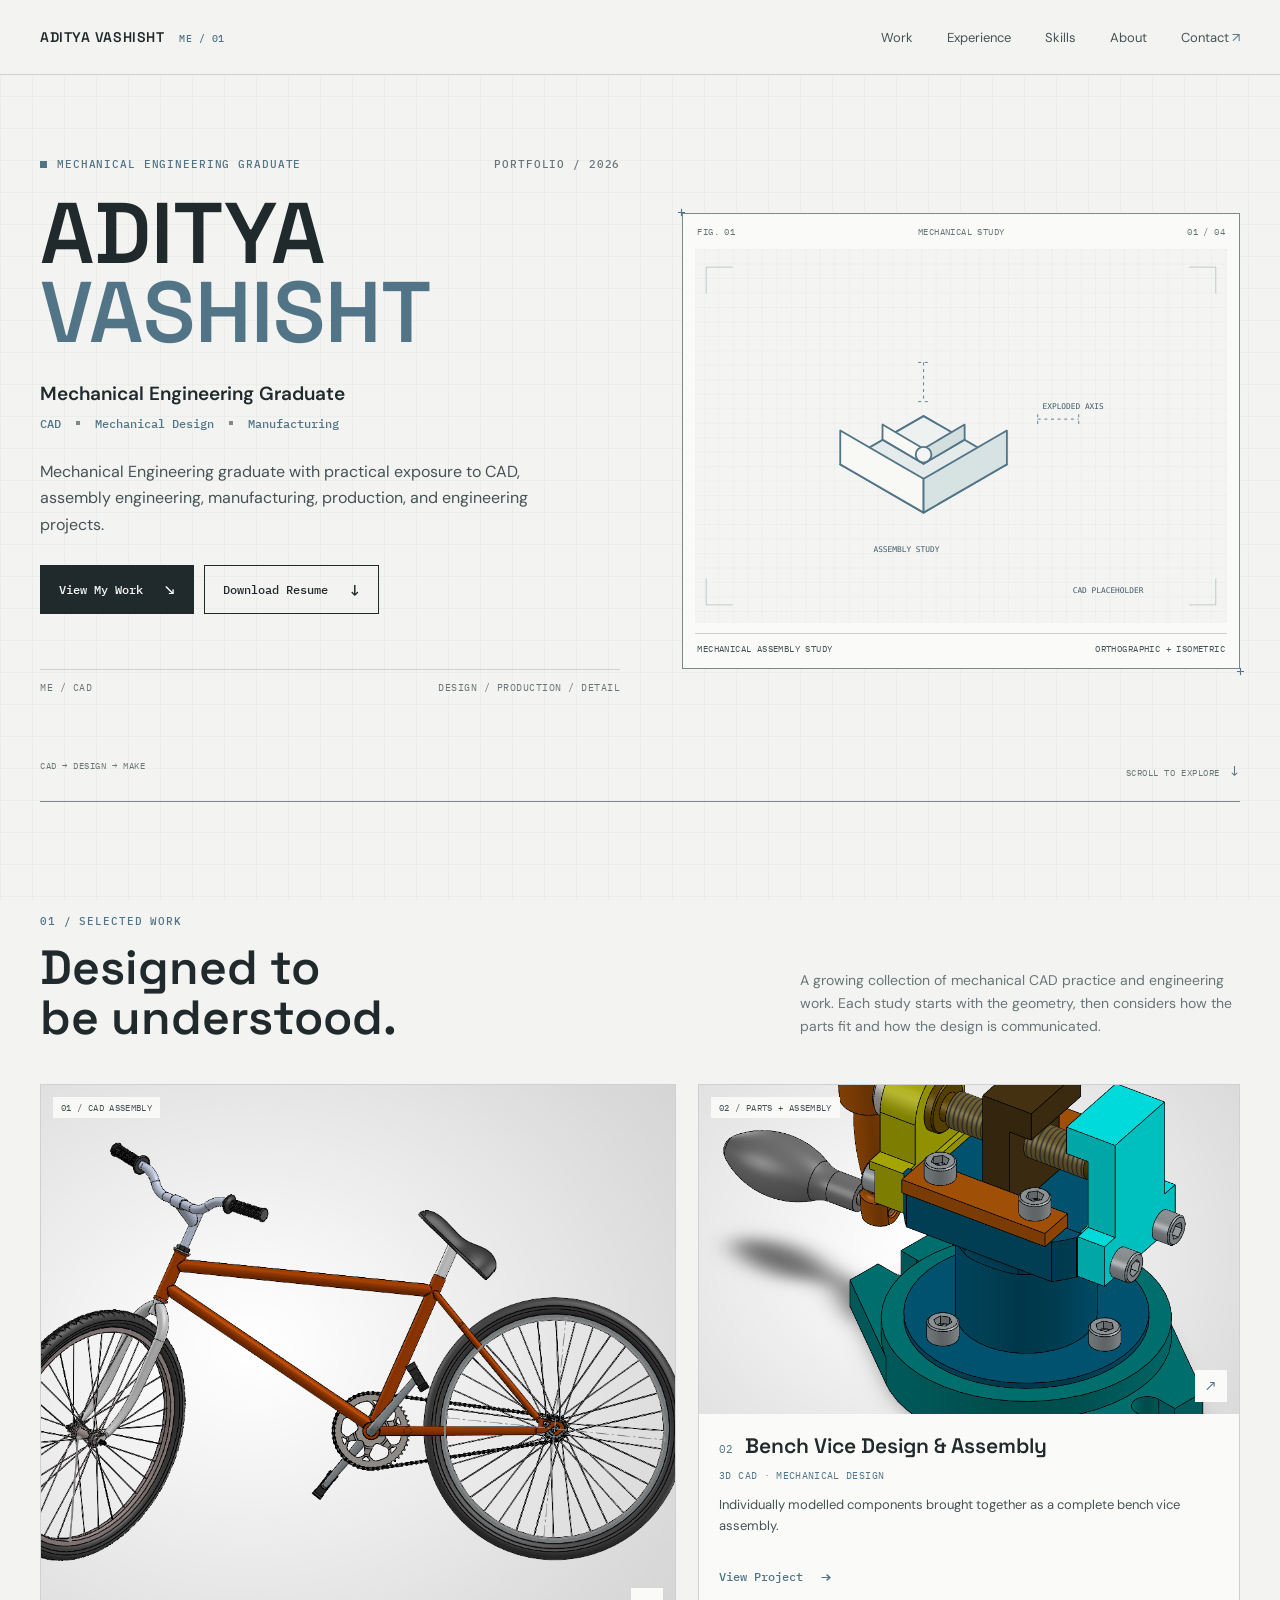
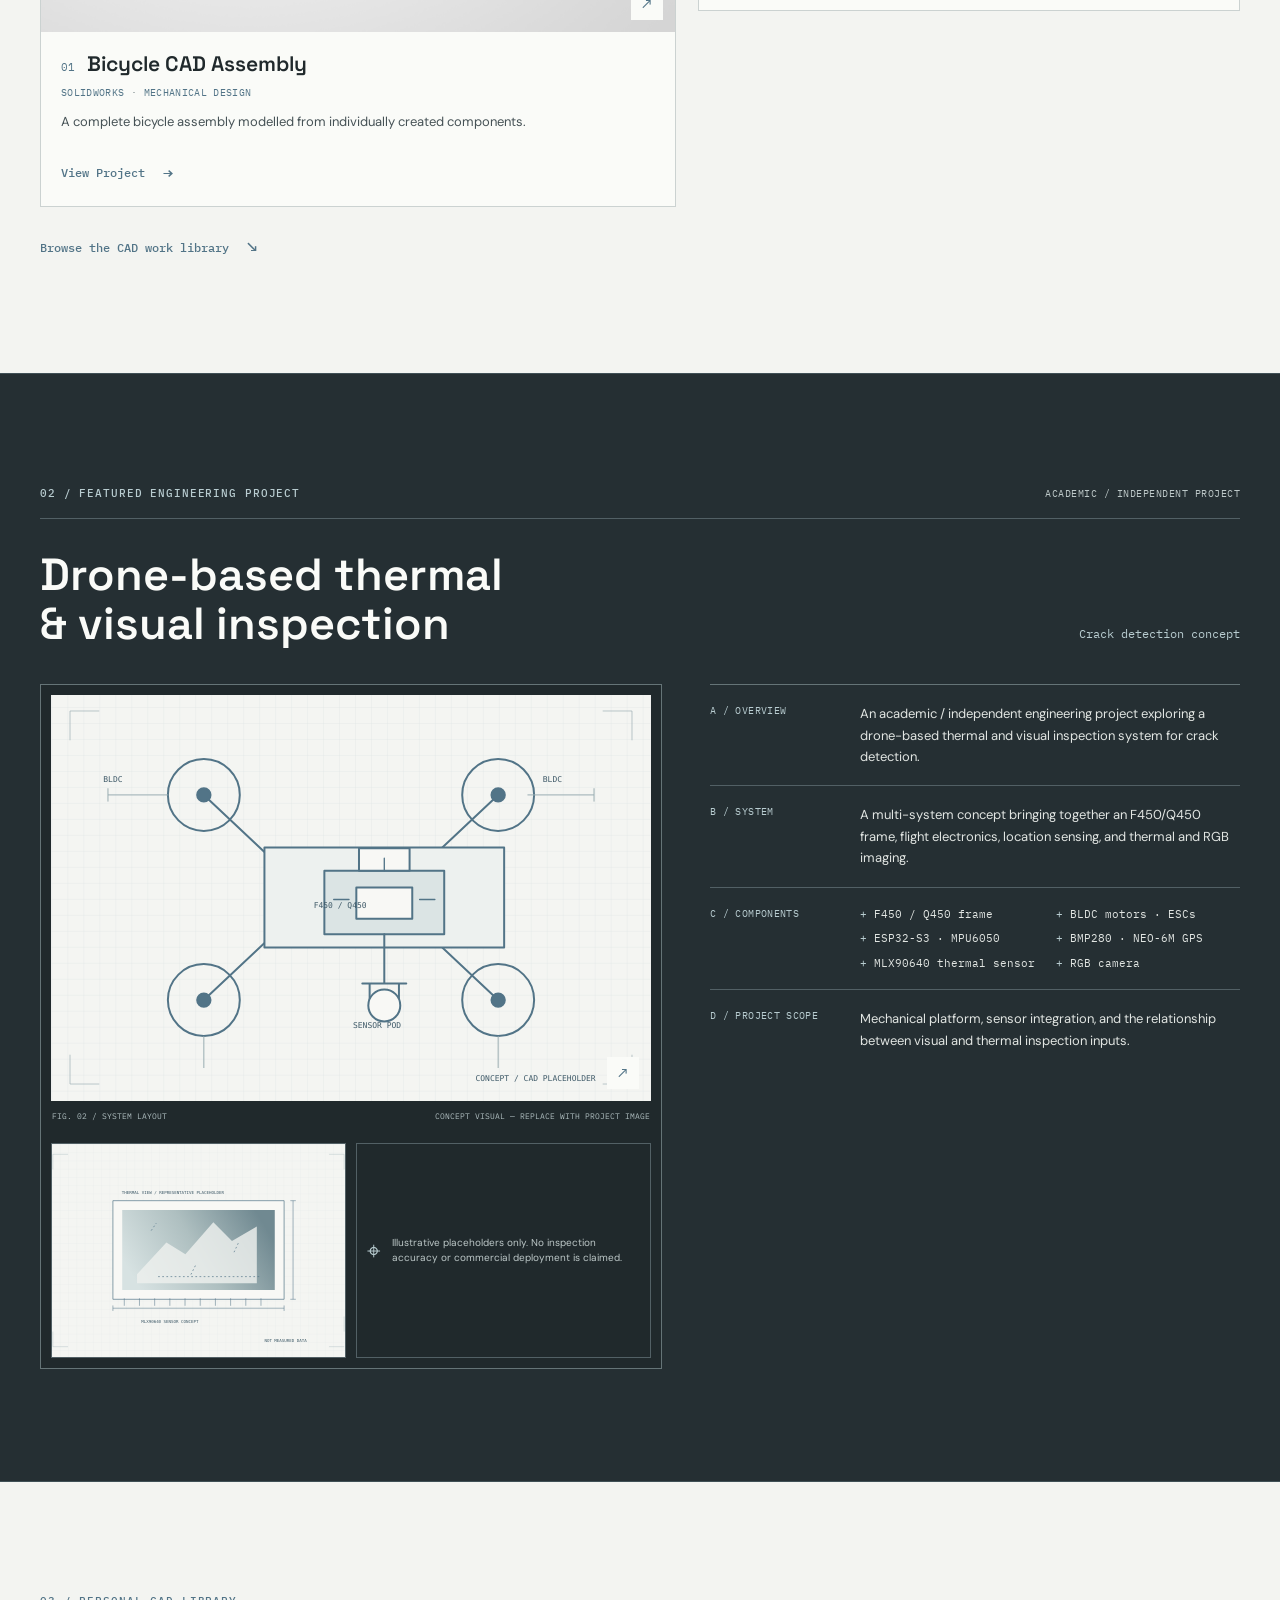
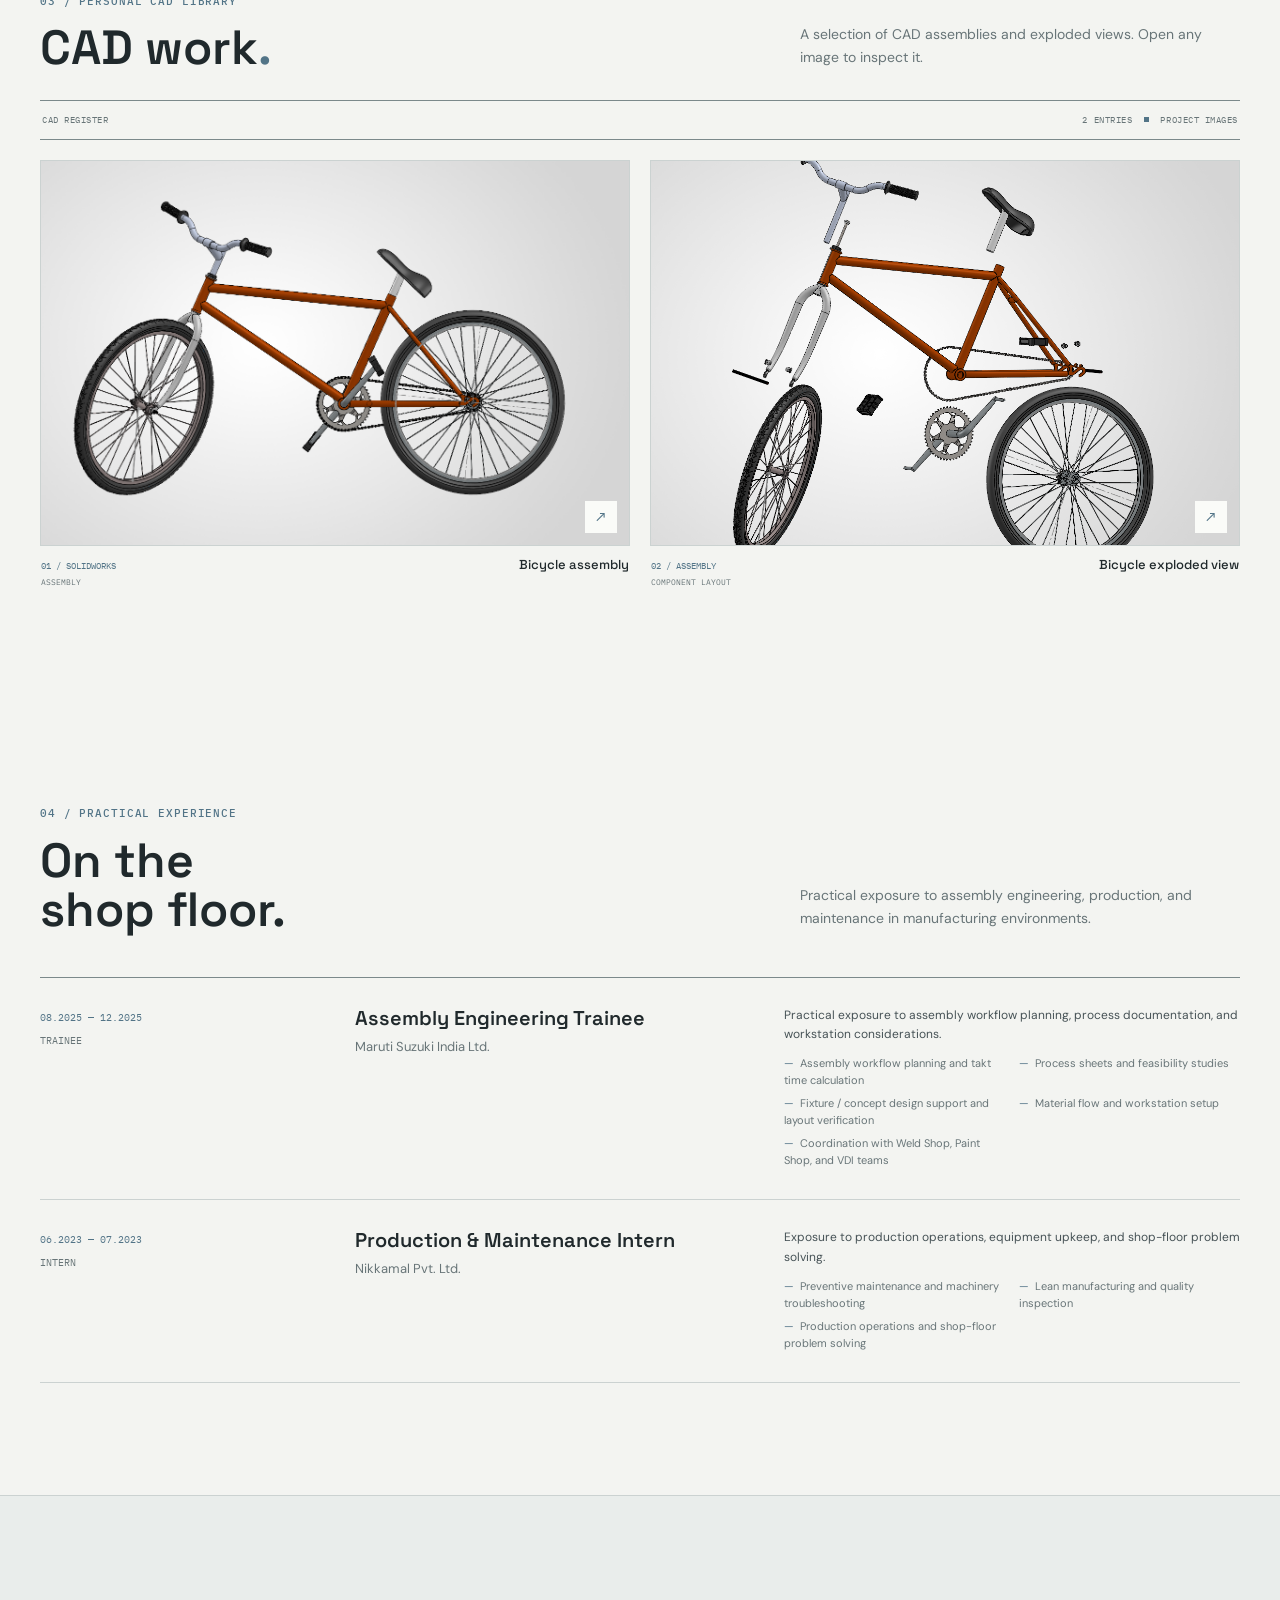
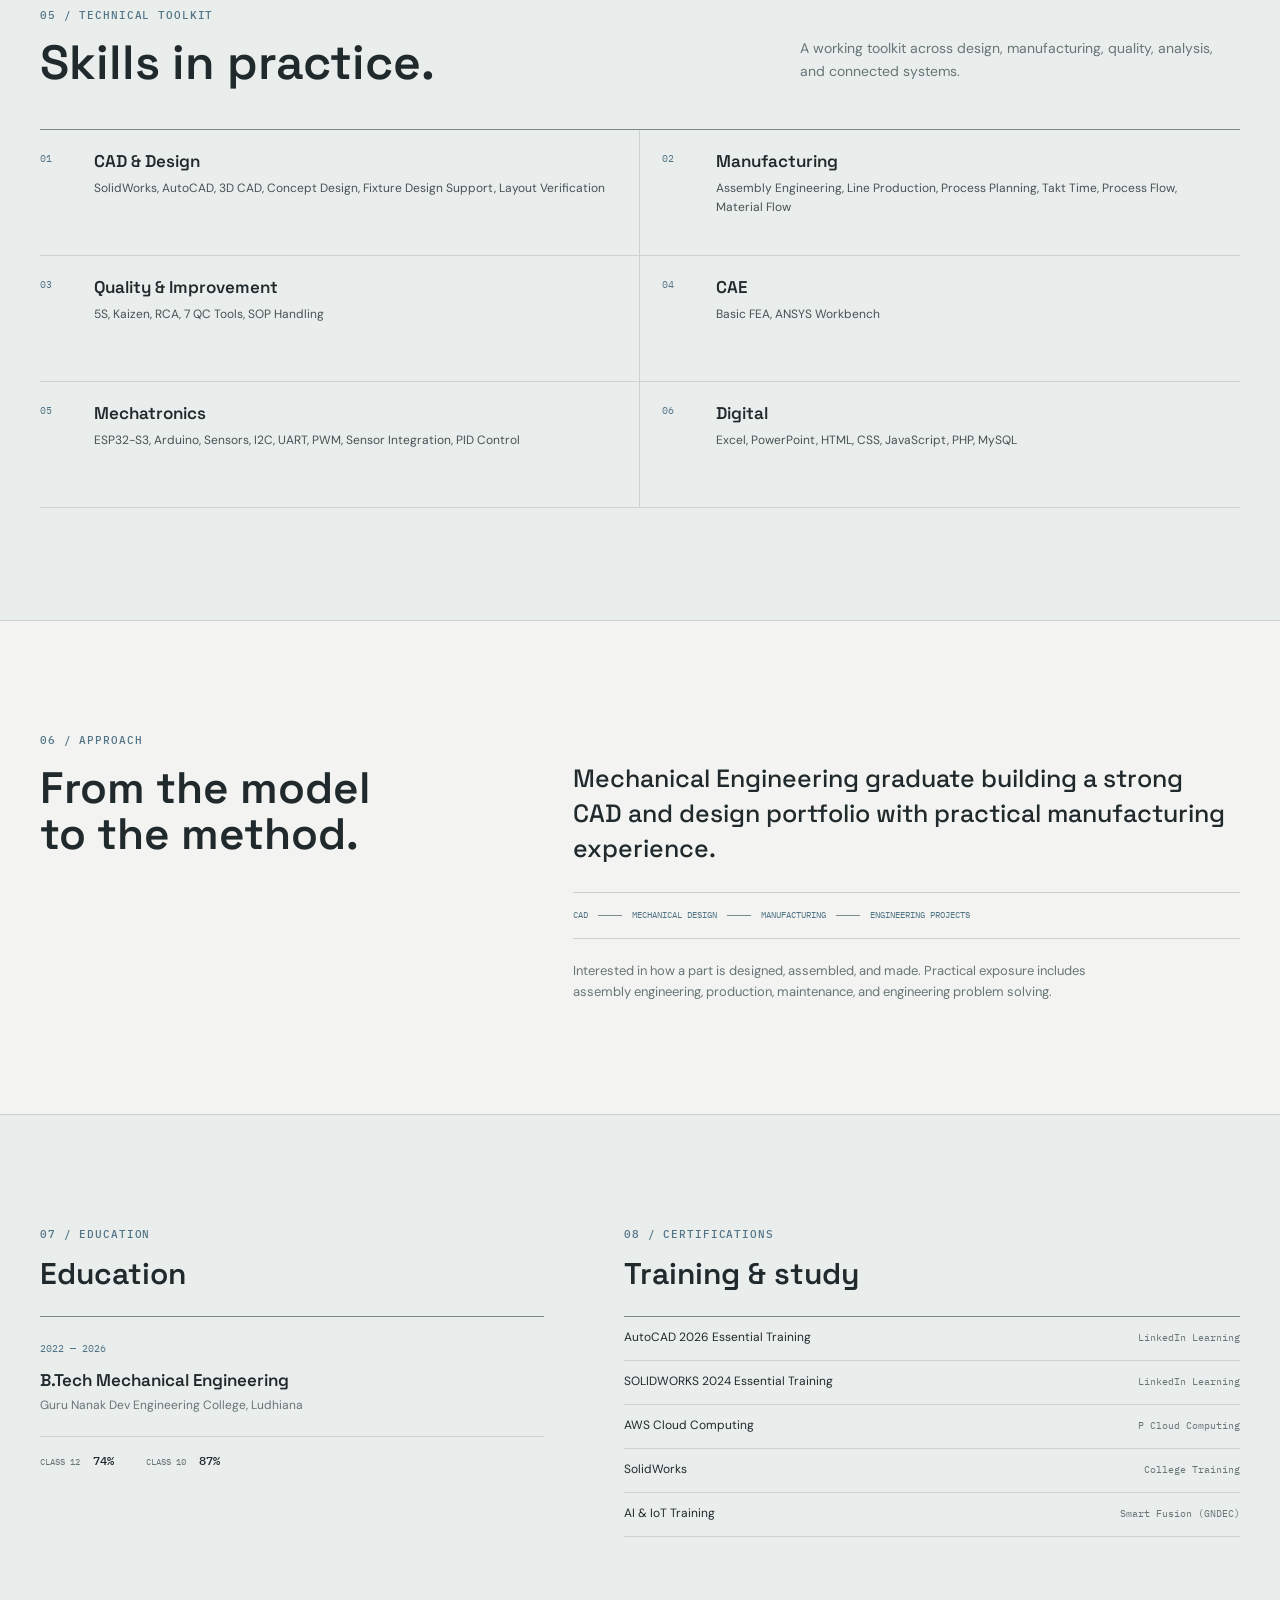
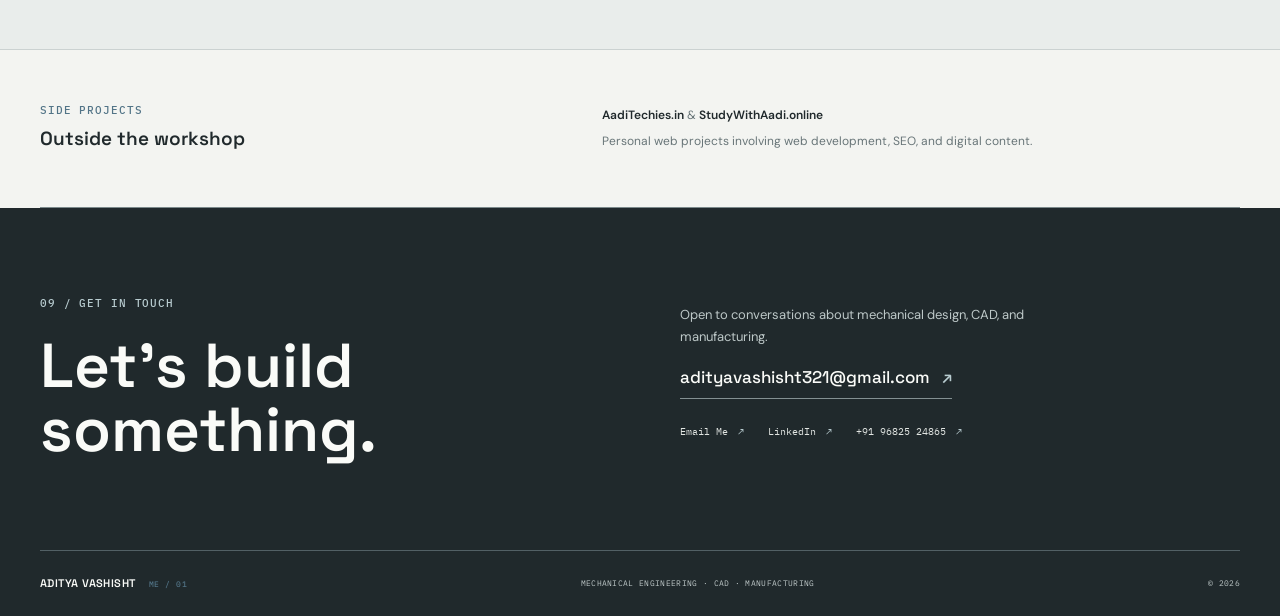
<file: index.html>
<!DOCTYPE html>
<html lang="en">
<head>
    <meta charset="UTF-8">
    <meta name="viewport" content="width=device-width, initial-scale=1.0">
    <meta name="theme-color" content="#f3f4f1">
    <meta name="description" content="Aditya Vashisht, Mechanical Engineering graduate building a CAD and mechanical design portfolio with practical manufacturing experience.">
    <title>Aditya Vashisht | Mechanical Engineering</title>
    <link rel="preconnect" href="https://fonts.googleapis.com">
    <link rel="preconnect" href="https://fonts.gstatic.com" crossorigin>
    <link href="https://fonts.googleapis.com/css2?family=DM+Sans:wght@400;500;600;700&family=IBM+Plex+Mono:wght@400;500;600&family=Space+Grotesk:wght@400;500;600;700&display=swap" rel="stylesheet">
    <link rel="stylesheet" href="style.css">
</head>
<body>
    <a class="skip-link" href="#main">Skip to content</a>
    <nav class="site-nav" aria-label="Main navigation">
        <div class="nav-inner">
            <a class="wordmark" href="#top">ADITYA VASHISHT <span>ME / 01</span></a>
            <button class="menu-toggle" id="menu-toggle" type="button" aria-label="Open navigation" aria-expanded="false" aria-controls="nav-links">
                <span></span><span></span>
            </button>
            <ul class="nav-links" id="nav-links">
                <li><a href="#work">Work</a></li>
                <li><a href="#experience">Experience</a></li>
                <li><a href="#skills">Skills</a></li>
                <li><a href="#about">About</a></li>
                <li><a href="#contact">Contact <span aria-hidden="true">↗</span></a></li>
            </ul>
        </div>
    </nav>

    <main id="main">
        <header class="hero section-wrap" id="top">
            <div class="hero-copy">
                <p class="eyebrow"><span class="status-dot"></span> MECHANICAL ENGINEERING GRADUATE <span class="eyebrow-index">PORTFOLIO / 2026</span></p>
                <h1>ADITYA<br><span>VASHISHT</span></h1>
                <p class="hero-role">Mechanical Engineering Graduate</p>
                <p class="hero-disciplines">CAD <i></i> Mechanical Design <i></i> Manufacturing</p>
                <p class="hero-intro">Mechanical Engineering graduate with practical exposure to CAD, assembly engineering, manufacturing, production, and engineering projects.</p>
                <div class="hero-actions">
                    <a class="button button-dark" href="#work">View My Work <span aria-hidden="true">↘</span></a>
                    <a class="button button-outline" href="resume.docx" target="_blank" rel="noopener">Download Resume <span aria-hidden="true">↓</span></a>
                </div>
                <div class="hero-coordinate"><span>ME / CAD</span><span>DESIGN / PRODUCTION / DETAIL</span></div>
            </div>
            <figure class="hero-drawing drawing-frame">
                <div class="drawing-meta"><span>FIG. 01</span><span>MECHANICAL STUDY</span><span>01 / 04</span></div>
                <img src="assets/images/cad/assembly-placeholder.svg" alt="Mechanical CAD assembly placeholder">
                <figcaption><span>MECHANICAL ASSEMBLY STUDY</span><span>ORTHOGRAPHIC + ISOMETRIC</span></figcaption>
                <span class="drawing-cross cross-a" aria-hidden="true">+</span><span class="drawing-cross cross-b" aria-hidden="true">+</span>
            </figure>
            <div class="hero-foot"><span>CAD → DESIGN → MAKE</span><span>SCROLL TO EXPLORE <b aria-hidden="true">↓</b></span></div>
        </header>

        <section class="work-section section-wrap section-space" id="work">
            <div class="section-heading">
                <div><p class="eyebrow">01 / SELECTED WORK</p><h2>Designed to<br>be understood.</h2></div>
                <p class="section-intro">A growing collection of mechanical CAD practice and engineering work. Each study starts with the geometry, then considers how the parts fit and how the design is communicated.</p>
            </div>
            <div class="project-grid">
                <article class="project-card project-card-main">
                    <a class="image-trigger project-image bicycle-project-image" href="projects/bicycle-cad.html" aria-label="View the Bicycle CAD Assembly project">
                        <img src="assets/images/projects/bicycle/bicycle-main.png" alt="Bicycle CAD assembly project image" loading="lazy">
                        <span class="cad-image-placeholder" hidden><strong>CAD IMAGE</strong><span>Replace with project image</span></span>
                        <span class="image-index">01 / CAD ASSEMBLY</span><span class="image-zoom" aria-hidden="true">↗</span>
                    </a>
                    <div class="project-copy">
                        <div class="project-titleline"><span class="project-number">01</span><h3>Bicycle CAD Assembly</h3></div>
                        <p class="project-software">SOLIDWORKS <span>·</span> MECHANICAL DESIGN</p>
                        <p>A complete bicycle assembly modelled from individually created components.</p>
                        <a class="text-link" href="projects/bicycle-cad.html">View Project <span aria-hidden="true">→</span></a>
                    </div>
                </article>
                <article class="project-card">
                    <a class="image-trigger project-image" href="projects/bench-vice.html" aria-label="View the Bench Vice Design and Assembly project">
                        <img src="assets/images/cad/bench-vise-placeholder.png" alt="3D CAD model of the assembled bench vice" loading="lazy">
                        <span class="image-index">02 / PARTS + ASSEMBLY</span><span class="image-zoom" aria-hidden="true">↗</span>
                    </a>
                    <div class="project-copy">
                        <div class="project-titleline"><span class="project-number">02</span><h3>Bench Vice Design &amp; Assembly</h3></div>
                        <p class="project-software">3D CAD <span>·</span> MECHANICAL DESIGN</p>
                        <p>Individually modelled components brought together as a complete bench vice assembly.</p>
                        <a class="text-link" href="projects/bench-vice.html">View Project <span aria-hidden="true">→</span></a>
                    </div>
                </article>
            </div>
            <a class="text-link" href="#cad-work">Browse the CAD work library <span aria-hidden="true">↘</span></a>
        </section>

        <section class="featured-project section-space" id="drone">
            <div class="section-wrap">
                <div class="feature-topline"><p class="eyebrow">02 / FEATURED ENGINEERING PROJECT</p><span class="project-label">ACADEMIC / INDEPENDENT PROJECT</span></div>
                <div class="feature-heading"><h2>Drone-based thermal<br>&amp; visual inspection</h2><p>Crack detection concept</p></div>
                <div class="feature-layout">
                    <div class="feature-media drawing-frame">
                        <button class="image-trigger feature-image" type="button" data-lightbox="assets/images/projects/drone-system-placeholder.svg" data-alt="Placeholder CAD concept illustration of an F450 or Q450 inspection drone">
                            <img src="assets/images/projects/drone-system-placeholder.svg" alt="Placeholder CAD concept illustration of an F450 or Q450 inspection drone" loading="lazy">
                            <span class="image-zoom" aria-hidden="true">↗</span>
                        </button>
                        <div class="feature-media-caption"><span>FIG. 02 / SYSTEM LAYOUT</span><span>CONCEPT VISUAL — REPLACE WITH PROJECT IMAGE</span></div>
                        <div class="feature-secondary-images">
                            <button class="image-trigger" type="button" data-lightbox="assets/images/projects/thermal-visual-placeholder.svg" data-alt="Illustrative thermal-view placeholder, not measured project data">
                                <img src="assets/images/projects/thermal-visual-placeholder.svg" alt="Illustrative thermal-view placeholder, not measured project data" loading="lazy">
                                <span>THERMAL VIEW / PLACEHOLDER</span>
                            </button>
                            <div class="project-note"><span class="note-cross" aria-hidden="true">⌖</span><p>Illustrative placeholders only. No inspection accuracy or commercial deployment is claimed.</p></div>
                        </div>
                    </div>
                    <div class="feature-information">
                        <div class="feature-block"><span class="feature-index">A / OVERVIEW</span><p>An academic / independent engineering project exploring a drone-based thermal and visual inspection system for crack detection.</p></div>
                        <div class="feature-block"><span class="feature-index">B / SYSTEM</span><p>A multi-system concept bringing together an F450/Q450 frame, flight electronics, location sensing, and thermal and RGB imaging.</p></div>
                        <div class="feature-block feature-components"><span class="feature-index">C / COMPONENTS</span><ul><li>F450 / Q450 frame</li><li>BLDC motors · ESCs</li><li>ESP32-S3 · MPU6050</li><li>BMP280 · NEO-6M GPS</li><li>MLX90640 thermal sensor</li><li>RGB camera</li></ul></div>
                        <div class="feature-block feature-scope"><span class="feature-index">D / PROJECT SCOPE</span><p>Mechanical platform, sensor integration, and the relationship between visual and thermal inspection inputs.</p></div>
                    </div>
                </div>
            </div>
        </section>

        <section class="cad-library section-wrap section-space" id="cad-work">
            <div class="section-heading library-heading">
                <div><p class="eyebrow">03 / PERSONAL CAD LIBRARY</p><h2>CAD work<span class="heading-period">.</span></h2></div>
                <p class="section-intro">A selection of CAD assemblies and exploded views. Open any image to inspect it.</p>
            </div>
            <div class="library-toolbar"><span>CAD REGISTER</span><span>2 ENTRIES <i></i> PROJECT IMAGES</span></div>
            <div class="library-grid">
                <figure class="library-item"><button class="image-trigger" type="button" data-lightbox="assets/images/cad/bicycle-main.png" data-alt="Bicycle CAD assembly"><img src="assets/images/cad/bicycle-main.png" alt="Bicycle CAD assembly" loading="lazy"><span class="image-zoom" aria-hidden="true">↗</span></button><figcaption><span>01 / SOLIDWORKS</span><strong>Bicycle assembly</strong><span>ASSEMBLY</span></figcaption></figure>
                <figure class="library-item"><button class="image-trigger" type="button" data-lightbox="assets/images/cad/bicycle-exploded.png" data-alt="Exploded bicycle assembly"><img src="assets/images/cad/bicycle-exploded.png" alt="Exploded bicycle assembly" loading="lazy"><span class="image-zoom" aria-hidden="true">↗</span></button><figcaption><span>02 / ASSEMBLY</span><strong>Bicycle exploded view</strong><span>COMPONENT LAYOUT</span></figcaption></figure>
            </div>
        </section>

        <section class="experience-section section-wrap section-space" id="experience">
            <div class="section-heading"><div><p class="eyebrow">04 / PRACTICAL EXPERIENCE</p><h2>On the<br>shop floor.</h2></div><p class="section-intro">Practical exposure to assembly engineering, production, and maintenance in manufacturing environments.</p></div>
            <div class="experience-list">
                <article class="experience-item"><div class="experience-date"><span>08.2025 — 12.2025</span><span>TRAINEE</span></div><div class="experience-role"><h3>Assembly Engineering Trainee</h3><p>Maruti Suzuki India Ltd.</p></div><div class="experience-detail"><p>Practical exposure to assembly workflow planning, process documentation, and workstation considerations.</p><ul><li>Assembly workflow planning and takt time calculation</li><li>Process sheets and feasibility studies</li><li>Fixture / concept design support and layout verification</li><li>Material flow and workstation setup</li><li>Coordination with Weld Shop, Paint Shop, and VDI teams</li></ul></div></article>
                <article class="experience-item"><div class="experience-date"><span>06.2023 — 07.2023</span><span>INTERN</span></div><div class="experience-role"><h3>Production &amp; Maintenance Intern</h3><p>Nikkamal Pvt. Ltd.</p></div><div class="experience-detail"><p>Exposure to production operations, equipment upkeep, and shop-floor problem solving.</p><ul><li>Preventive maintenance and machinery troubleshooting</li><li>Lean manufacturing and quality inspection</li><li>Production operations and shop-floor problem solving</li></ul></div></article>
            </div>
        </section>

        <section class="skills-section section-space" id="skills"><div class="section-wrap">
            <div class="section-heading"><div><p class="eyebrow">05 / TECHNICAL TOOLKIT</p><h2>Skills in practice.</h2></div><p class="section-intro">A working toolkit across design, manufacturing, quality, analysis, and connected systems.</p></div>
            <div class="skills-grid">
                <article class="skill-row"><span class="skill-number">01</span><h3>CAD &amp; Design</h3><p>SolidWorks, AutoCAD, 3D CAD, Concept Design, Fixture Design Support, Layout Verification</p></article>
                <article class="skill-row"><span class="skill-number">02</span><h3>Manufacturing</h3><p>Assembly Engineering, Line Production, Process Planning, Takt Time, Process Flow, Material Flow</p></article>
                <article class="skill-row"><span class="skill-number">03</span><h3>Quality &amp; Improvement</h3><p>5S, Kaizen, RCA, 7 QC Tools, SOP Handling</p></article>
                <article class="skill-row"><span class="skill-number">04</span><h3>CAE</h3><p>Basic FEA, ANSYS Workbench</p></article>
                <article class="skill-row"><span class="skill-number">05</span><h3>Mechatronics</h3><p>ESP32-S3, Arduino, Sensors, I2C, UART, PWM, Sensor Integration, PID Control</p></article>
                <article class="skill-row"><span class="skill-number">06</span><h3>Digital</h3><p>Excel, PowerPoint, HTML, CSS, JavaScript, PHP, MySQL</p></article>
            </div>
        </div></section>

        <section class="about-section section-wrap section-space" id="about">
            <div class="about-intro"><p class="eyebrow">06 / APPROACH</p><h2>From the model<br>to the method.</h2></div>
            <div class="about-content"><p class="about-statement">Mechanical Engineering graduate building a strong CAD and design portfolio with practical manufacturing experience.</p><div class="process-line"><span>CAD</span><i></i><span>MECHANICAL DESIGN</span><i></i><span>MANUFACTURING</span><i></i><span>ENGINEERING PROJECTS</span></div><p class="about-detail">Interested in how a part is designed, assembled, and made. Practical exposure includes assembly engineering, production, maintenance, and engineering problem solving.</p></div>
        </section>

        <section class="credentials-section section-space"><div class="section-wrap credentials-grid">
            <div><p class="eyebrow">07 / EDUCATION</p><h2>Education</h2><div class="education-entry"><span class="credential-date">2022 — 2026</span><h3>B.Tech Mechanical Engineering</h3><p>Guru Nanak Dev Engineering College, Ludhiana</p></div><div class="school-results"><span>CLASS 12 <b>74%</b></span><span>CLASS 10 <b>87%</b></span></div></div>
            <div class="certifications"><p class="eyebrow">08 / CERTIFICATIONS</p><h2>Training &amp; study</h2><ul><li><span>AutoCAD 2026 Essential Training</span><b>LinkedIn Learning</b></li><li><span>SOLIDWORKS 2024 Essential Training</span><b>LinkedIn Learning</b></li><li><span>AWS Cloud Computing</span><b>P Cloud Computing</b></li><li><span>SolidWorks</span><b>College Training</b></li><li><span>AI &amp; IoT Training</span><b>Smart Fusion (GNDEC)</b></li></ul></div>
        </div></section>

        <section class="web-projects section-wrap"><div class="web-project-label"><p class="eyebrow">SIDE PROJECTS</p><h2>Outside the workshop</h2></div><div class="web-project-detail"><p><strong>AadiTechies.in</strong> &amp; <strong>StudyWithAadi.online</strong></p><p>Personal web projects involving web development, SEO, and digital content.</p></div></section>

        <section class="contact-section" id="contact"><div class="section-wrap contact-inner"><div><p class="eyebrow">09 / GET IN TOUCH</p><h2>Let's build<br>something.</h2></div><div class="contact-info"><p>Open to conversations about mechanical design, CAD, and manufacturing.</p><a class="contact-email" href="mailto:adityavashisht321@gmail.com">adityavashisht321@gmail.com <span aria-hidden="true">↗</span></a><div class="contact-links"><a href="mailto:adityavashisht321@gmail.com">Email Me <span aria-hidden="true">↗</span></a><a href="https://www.linkedin.com/in/aditya-vashisht-372992316" target="_blank" rel="noopener">LinkedIn <span aria-hidden="true">↗</span></a><a href="tel:+919682524865">+91 96825 24865 <span aria-hidden="true">↗</span></a></div></div></div></section>
    </main>

    <footer class="site-footer"><div class="section-wrap"><a class="wordmark" href="#top">ADITYA VASHISHT <span>ME / 01</span></a><span>MECHANICAL ENGINEERING · CAD · MANUFACTURING</span><span>© 2026</span></div></footer>

    <dialog class="lightbox" id="lightbox" aria-label="Expanded project image"><button class="lightbox-close" type="button" aria-label="Close image viewer">×</button><img id="lightbox-image" alt=""><p class="lightbox-caption"></p></dialog>
    <script src="script.js"></script>
</body>
</html>
</file>
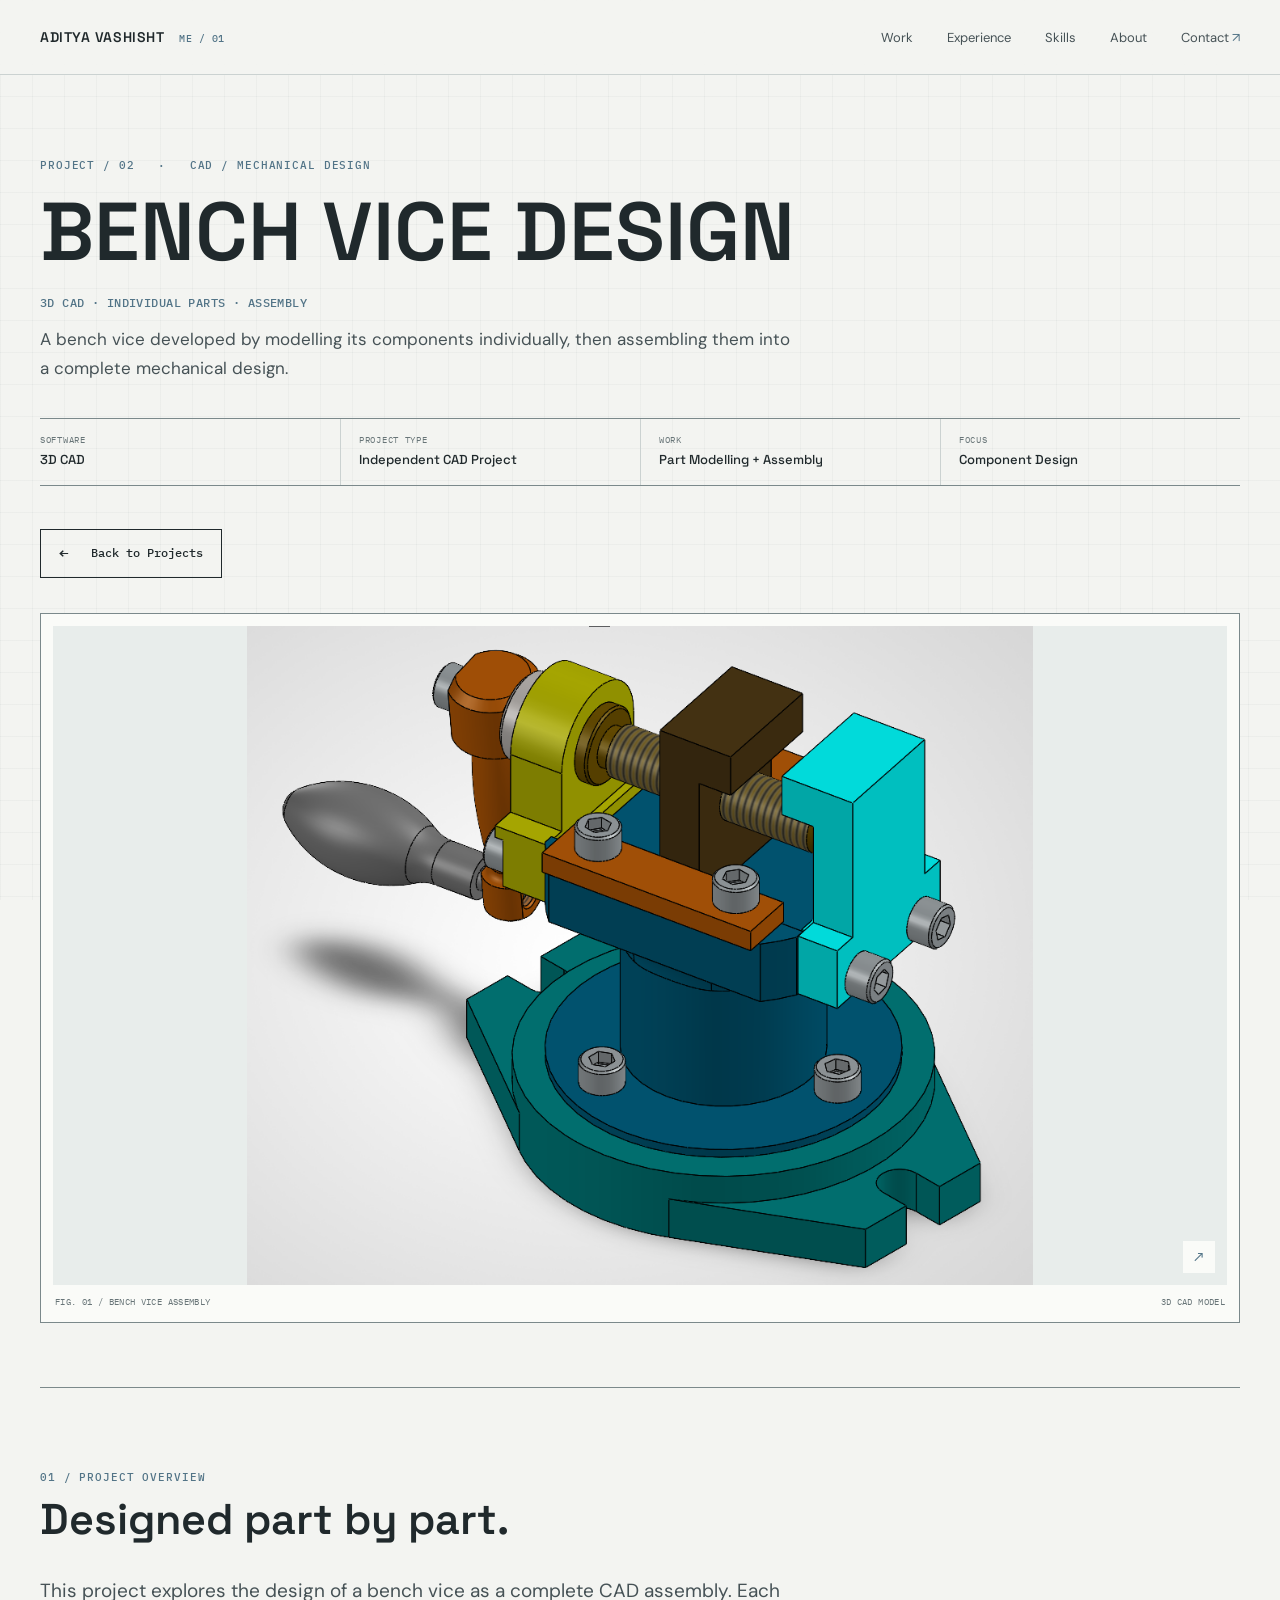
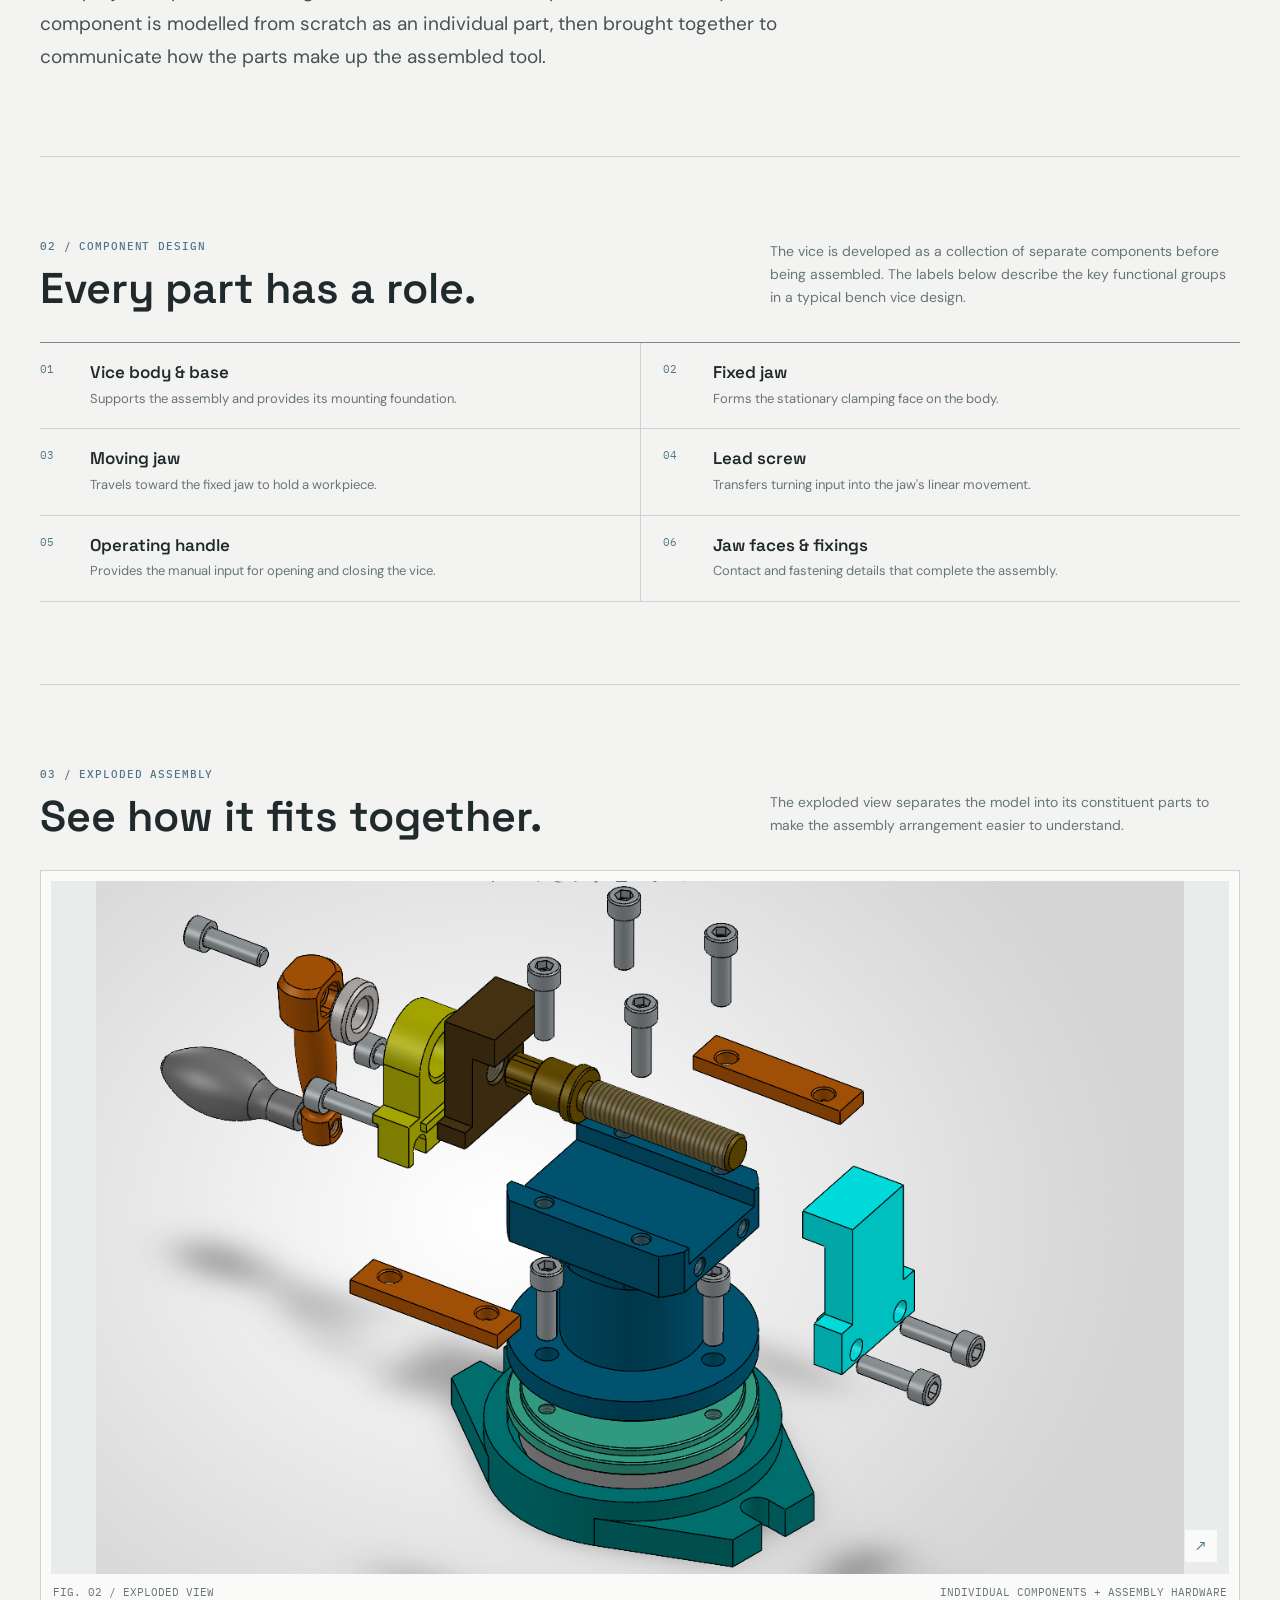
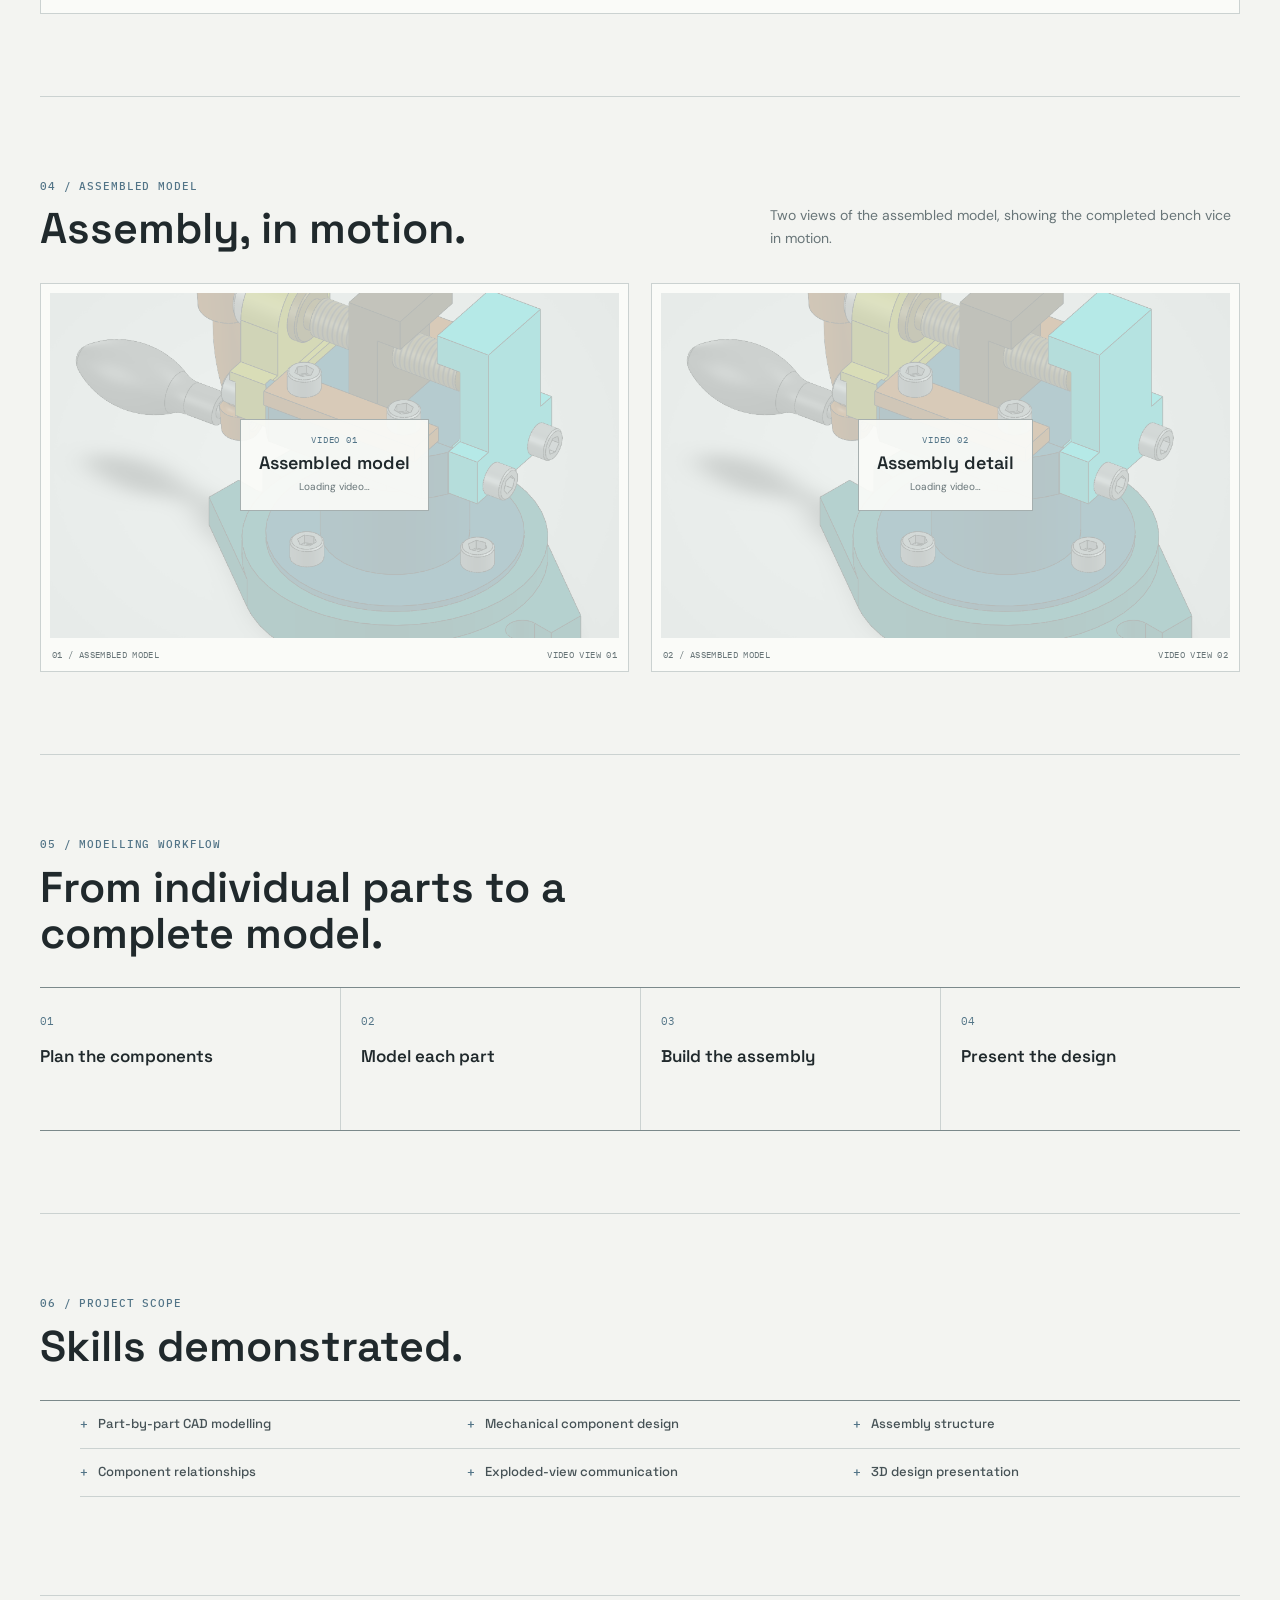
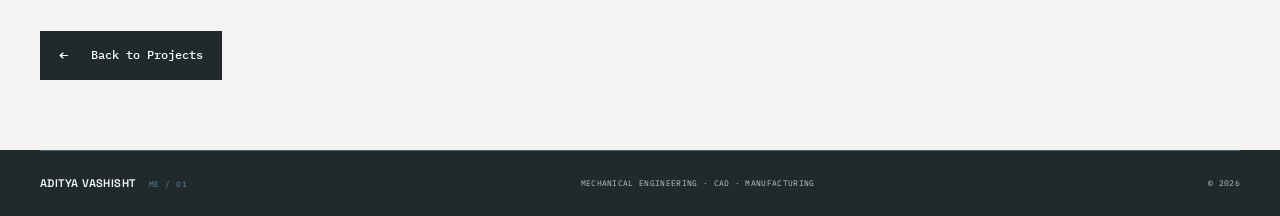
<file: projects/bench-vice.html>
<!DOCTYPE html>
<html lang="en">
<head>
    <meta charset="UTF-8">
    <meta name="viewport" content="width=device-width, initial-scale=1.0">
    <meta name="theme-color" content="#f3f4f1">
    <meta name="description" content="A bench vice CAD project developed from individually modelled components and assembled into a complete design.">
    <title>Bench Vice Design &amp; Assembly | Aditya Vashisht</title>
    <link rel="preconnect" href="https://fonts.googleapis.com">
    <link rel="preconnect" href="https://fonts.gstatic.com" crossorigin>
    <link href="https://fonts.googleapis.com/css2?family=DM+Sans:wght@400;500;600;700&family=IBM+Plex+Mono:wght@400;500;600&family=Space+Grotesk:wght@400;500;600;700&display=swap" rel="stylesheet">
    <link rel="stylesheet" href="../style.css">
</head>
<body class="bicycle-page benchvice-page">
    <a class="skip-link" href="#main">Skip to content</a>
    <nav class="site-nav" aria-label="Main navigation">
        <div class="nav-inner">
            <a class="wordmark" href="../index.html#top">ADITYA VASHISHT <span>ME / 01</span></a>
            <button class="menu-toggle" id="menu-toggle" type="button" aria-label="Open navigation" aria-expanded="false" aria-controls="nav-links">
                <span></span><span></span>
            </button>
            <ul class="nav-links" id="nav-links">
                <li><a href="../index.html#work">Work</a></li>
                <li><a href="../index.html#experience">Experience</a></li>
                <li><a href="../index.html#skills">Skills</a></li>
                <li><a href="../index.html#about">About</a></li>
                <li><a href="../index.html#contact">Contact <span aria-hidden="true">↗</span></a></li>
            </ul>
        </div>
    </nav>

    <main id="main">
        <header class="bicycle-header section-wrap" id="top">
            <p class="bicycle-kicker">PROJECT / 02 &nbsp; · &nbsp; CAD / MECHANICAL DESIGN</p>
            <h1>BENCH VICE DESIGN</h1>
            <p class="bicycle-subtitle">3D CAD <span aria-hidden="true">·</span> INDIVIDUAL PARTS <span aria-hidden="true">·</span> ASSEMBLY</p>
            <p class="bicycle-summary">A bench vice developed by modelling its components individually, then assembling them into a complete mechanical design.</p>
            <dl class="bicycle-meta">
                <div><dt>Software</dt><dd>3D CAD</dd></div>
                <div><dt>Project Type</dt><dd>Independent CAD Project</dd></div>
                <div><dt>Work</dt><dd>Part Modelling + Assembly</dd></div>
                <div><dt>Focus</dt><dd>Component Design</dd></div>
            </dl>
            <a class="button button-outline bicycle-back" href="../index.html#work"><span aria-hidden="true">←</span> Back to Projects</a>

            <figure class="bicycle-hero-image drawing-frame">
                <button class="image-trigger cad-image-frame" type="button" data-lightbox="../assets/images/cad/bench-vise-placeholder.png" data-alt="Bench vice CAD assembly">
                    <img src="../assets/images/cad/bench-vise-placeholder.png" alt="3D CAD model of the assembled bench vice" fetchpriority="high">
                    <span class="image-zoom" aria-hidden="true">↗</span>
                </button>
                <figcaption><span>FIG. 01 / BENCH VICE ASSEMBLY</span><span>3D CAD MODEL</span></figcaption>
            </figure>
        </header>

        <section class="bicycle-section section-wrap" id="overview">
            <div class="bicycle-section-heading">
                <div><p class="eyebrow">01 / PROJECT OVERVIEW</p><h2>Designed part by part.</h2></div>
            </div>
            <p class="bicycle-overview-copy">This project explores the design of a bench vice as a complete CAD assembly. Each component is modelled from scratch as an individual part, then brought together to communicate how the parts make up the assembled tool.</p>
        </section>

        <section class="bicycle-section section-wrap" id="components">
            <div class="bicycle-section-heading">
                <div><p class="eyebrow">02 / COMPONENT DESIGN</p><h2>Every part has a role.</h2></div>
                <p>The vice is developed as a collection of separate components before being assembled. The labels below describe the key functional groups in a typical bench vice design.</p>
            </div>
            <div class="benchvice-parts">
                <article><span>01</span><div><h3>Vice body &amp; base</h3><p>Supports the assembly and provides its mounting foundation.</p></div></article>
                <article><span>02</span><div><h3>Fixed jaw</h3><p>Forms the stationary clamping face on the body.</p></div></article>
                <article><span>03</span><div><h3>Moving jaw</h3><p>Travels toward the fixed jaw to hold a workpiece.</p></div></article>
                <article><span>04</span><div><h3>Lead screw</h3><p>Transfers turning input into the jaw's linear movement.</p></div></article>
                <article><span>05</span><div><h3>Operating handle</h3><p>Provides the manual input for opening and closing the vice.</p></div></article>
                <article><span>06</span><div><h3>Jaw faces &amp; fixings</h3><p>Contact and fastening details that complete the assembly.</p></div></article>
            </div>
        </section>

        <section class="bicycle-section section-wrap" id="assembly">
            <div class="bicycle-section-heading">
                <div><p class="eyebrow">03 / EXPLODED ASSEMBLY</p><h2>See how it fits together.</h2></div>
                <p>The exploded view separates the model into its constituent parts to make the assembly arrangement easier to understand.</p>
            </div>
            <figure class="bicycle-image-wrap benchvice-exploded">
                <button class="image-trigger cad-image-frame" type="button" data-lightbox="../assets/images/cad/exploded-view-placeholder.png" data-alt="Exploded CAD view of the bench vice components">
                    <img src="../assets/images/cad/exploded-view-placeholder.png" alt="Exploded CAD view showing the separate bench vice components" loading="lazy">
                    <span class="image-zoom" aria-hidden="true">↗</span>
                </button>
                <figcaption><span>FIG. 02 / EXPLODED VIEW</span><span>INDIVIDUAL COMPONENTS + ASSEMBLY HARDWARE</span></figcaption>
            </figure>
        </section>

        <section class="bicycle-section section-wrap" id="videos">
            <div class="bicycle-section-heading">
                <div><p class="eyebrow">04 / ASSEMBLED MODEL</p><h2>Assembly, in motion.</h2></div>
                <p>Two views of the assembled model, showing the completed bench vice in motion.</p>
            </div>
            <div class="benchvice-videos">
                <figure class="benchvice-video-card">
                    <div class="benchvice-video-frame" data-video-player>
                        <video controls preload="metadata" playsinline poster="../assets/images/cad/bench-vise-placeholder.png">
                            <source src="../assets/videos/benchvice1.mp4" type="video/mp4">
                        </video>
                        <div class="benchvice-video-placeholder">
                            <img src="../assets/images/cad/bench-vise-placeholder.png" alt="" aria-hidden="true">
                            <div><span>VIDEO 01</span><strong>Assembled model</strong><small>Loading video…</small></div>
                        </div>
                    </div>
                    <figcaption><span>01 / ASSEMBLED MODEL</span><span>VIDEO VIEW 01</span></figcaption>
                </figure>
                <figure class="benchvice-video-card">
                    <div class="benchvice-video-frame" data-video-player>
                        <video controls preload="metadata" playsinline poster="../assets/images/cad/bench-vise-placeholder.png">
                            <source src="../assets/videos/benchvice2.mp4" type="video/mp4">
                        </video>
                        <div class="benchvice-video-placeholder">
                            <img src="../assets/images/cad/bench-vise-placeholder.png" alt="" aria-hidden="true">
                            <div><span>VIDEO 02</span><strong>Assembly detail</strong><small>Loading video…</small></div>
                        </div>
                    </div>
                    <figcaption><span>02 / ASSEMBLED MODEL</span><span>VIDEO VIEW 02</span></figcaption>
                </figure>
            </div>
        </section>

        <section class="bicycle-section section-wrap" id="workflow">
            <div class="bicycle-section-heading">
                <div><p class="eyebrow">05 / MODELLING WORKFLOW</p><h2>From individual parts to a complete model.</h2></div>
            </div>
            <div class="bicycle-workflow">
                <article><span>01</span><h3>Plan the components</h3></article>
                <article><span>02</span><h3>Model each part</h3></article>
                <article><span>03</span><h3>Build the assembly</h3></article>
                <article><span>04</span><h3>Present the design</h3></article>
            </div>
        </section>

        <section class="bicycle-section section-wrap" id="skills">
            <div class="bicycle-section-heading">
                <div><p class="eyebrow">06 / PROJECT SCOPE</p><h2>Skills demonstrated.</h2></div>
            </div>
            <ul class="bicycle-skills">
                <li>Part-by-part CAD modelling</li>
                <li>Mechanical component design</li>
                <li>Assembly structure</li>
                <li>Component relationships</li>
                <li>Exploded-view communication</li>
                <li>3D design presentation</li>
            </ul>
        </section>

        <div class="bicycle-bottom section-wrap">
            <a class="button button-dark" href="../index.html#work"><span aria-hidden="true">←</span> Back to Projects</a>
        </div>
    </main>

    <footer class="site-footer"><div class="section-wrap"><a class="wordmark" href="../index.html#top">ADITYA VASHISHT <span>ME / 01</span></a><span>MECHANICAL ENGINEERING · CAD · MANUFACTURING</span><span>© 2026</span></div></footer>

    <dialog class="lightbox" id="lightbox" aria-label="Expanded project image"><button class="lightbox-close" type="button" aria-label="Close image viewer">×</button><img id="lightbox-image" alt=""><p class="lightbox-caption"></p></dialog>
    <script src="../script.js"></script>
</body>
</html>
</file>
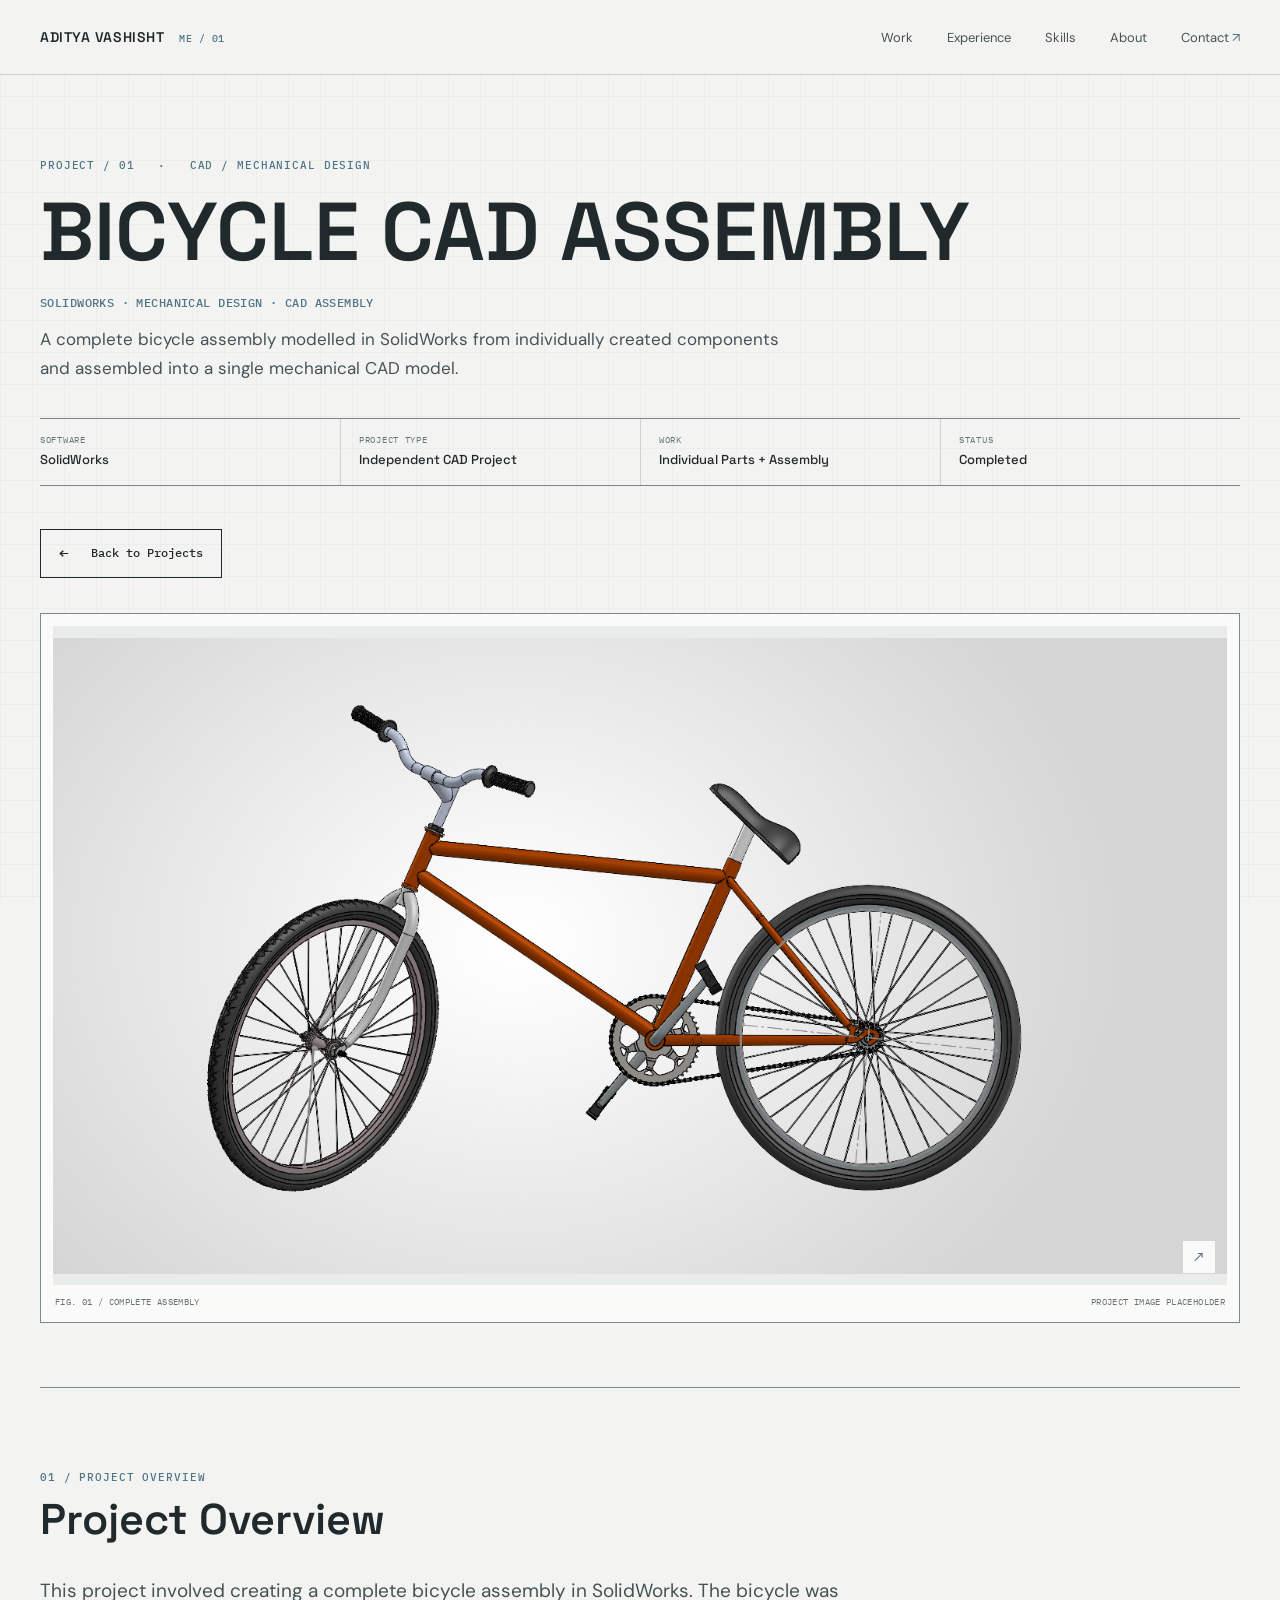
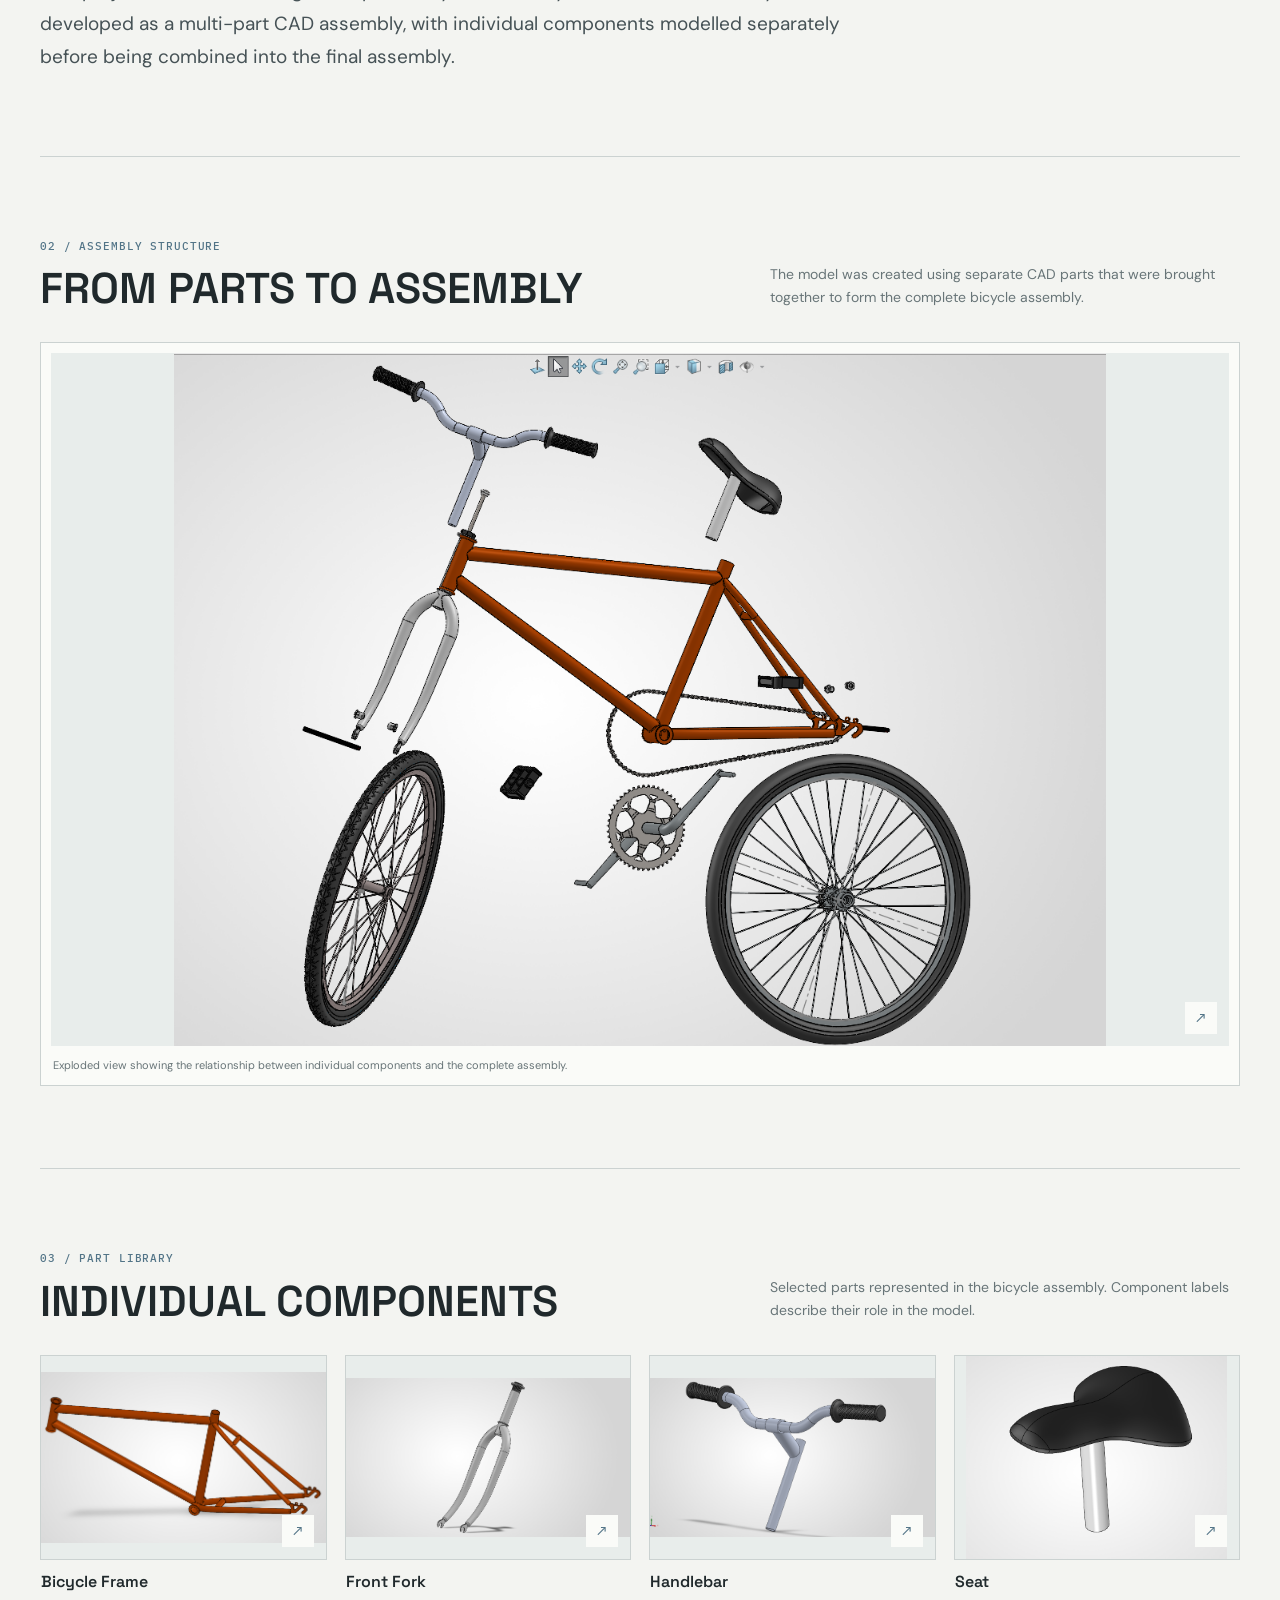
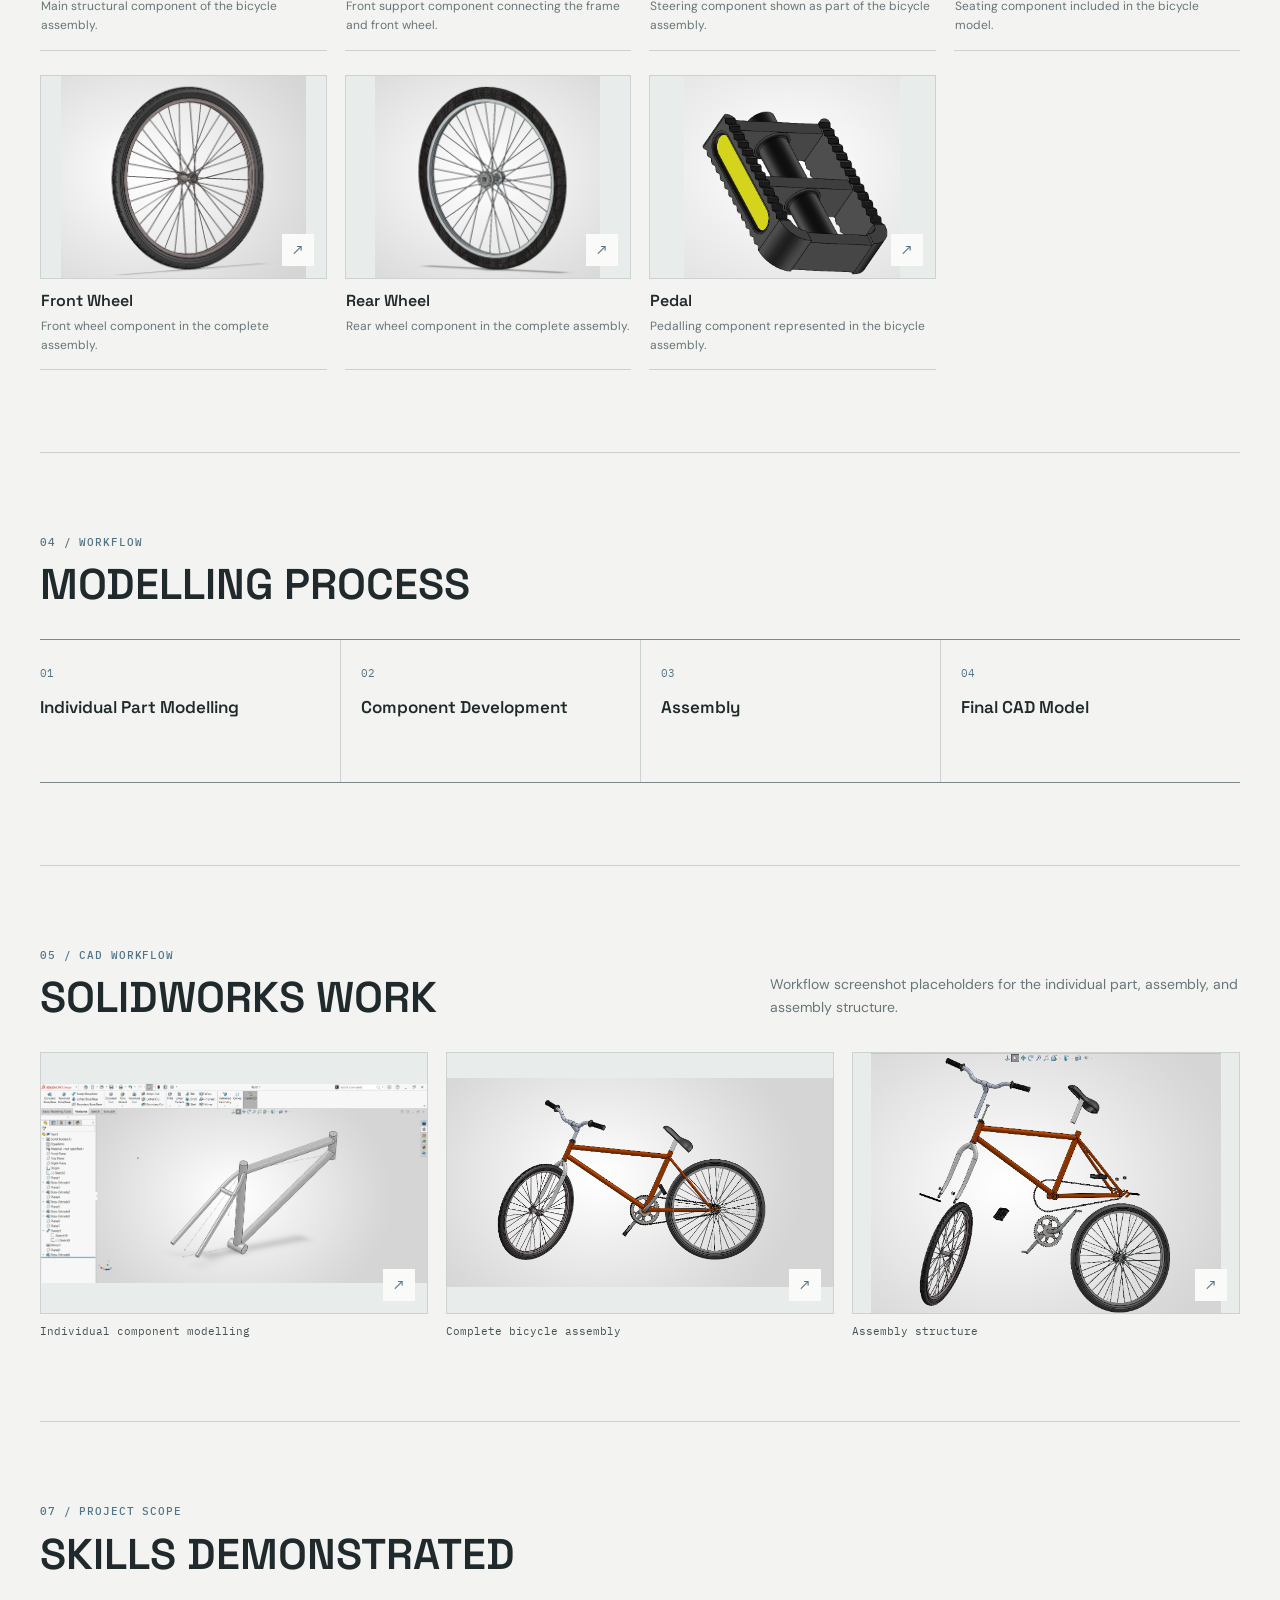
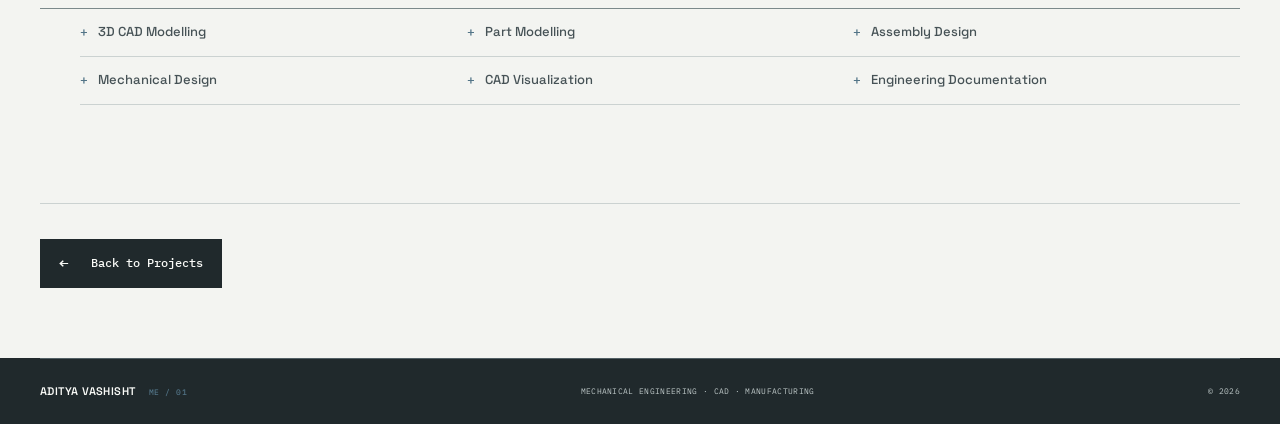
<file: projects/bicycle-cad.html>
<!DOCTYPE html>
<html lang="en">
<head>
    <meta charset="UTF-8">
    <meta name="viewport" content="width=device-width, initial-scale=1.0">
    <meta name="theme-color" content="#f3f4f1">
    <meta name="description" content="A SolidWorks bicycle CAD assembly project built from separately modelled components.">
    <title>Bicycle CAD Assembly | Aditya Vashisht</title>
    <link rel="preconnect" href="https://fonts.googleapis.com">
    <link rel="preconnect" href="https://fonts.gstatic.com" crossorigin>
    <link href="https://fonts.googleapis.com/css2?family=DM+Sans:wght@400;500;600;700&family=IBM+Plex+Mono:wght@400;500;600&family=Space+Grotesk:wght@400;500;600;700&display=swap" rel="stylesheet">
    <link rel="stylesheet" href="../style.css">
</head>
<body class="bicycle-page">
    <a class="skip-link" href="#main">Skip to content</a>
    <nav class="site-nav" aria-label="Main navigation">
        <div class="nav-inner">
            <a class="wordmark" href="../index.html#top">ADITYA VASHISHT <span>ME / 01</span></a>
            <button class="menu-toggle" id="menu-toggle" type="button" aria-label="Open navigation" aria-expanded="false" aria-controls="nav-links">
                <span></span><span></span>
            </button>
            <ul class="nav-links" id="nav-links">
                <li><a href="../index.html#work">Work</a></li>
                <li><a href="../index.html#experience">Experience</a></li>
                <li><a href="../index.html#skills">Skills</a></li>
                <li><a href="../index.html#about">About</a></li>
                <li><a href="../index.html#contact">Contact <span aria-hidden="true">↗</span></a></li>
            </ul>
        </div>
    </nav>

    <main id="main">
        <header class="bicycle-header section-wrap" id="top">
            <p class="bicycle-kicker">PROJECT / 01 &nbsp; · &nbsp; CAD / MECHANICAL DESIGN</p>
            <h1>BICYCLE CAD ASSEMBLY</h1>
            <p class="bicycle-subtitle">SOLIDWORKS <span aria-hidden="true">·</span> MECHANICAL DESIGN <span aria-hidden="true">·</span> CAD ASSEMBLY</p>
            <p class="bicycle-summary">A complete bicycle assembly modelled in SolidWorks from individually created components and assembled into a single mechanical CAD model.</p>
            <dl class="bicycle-meta">
                <div><dt>Software</dt><dd>SolidWorks</dd></div>
                <div><dt>Project Type</dt><dd>Independent CAD Project</dd></div>
                <div><dt>Work</dt><dd>Individual Parts + Assembly</dd></div>
                <div><dt>Status</dt><dd>Completed</dd></div>
            </dl>
            <a class="button button-outline bicycle-back" href="../index.html#work"><span aria-hidden="true">←</span> Back to Projects</a>

            <figure class="bicycle-hero-image drawing-frame">
                <button class="image-trigger cad-image-frame" type="button" data-lightbox="../assets/images/projects/bicycle/bicycle-main.png" data-alt="Bicycle CAD assembly">
                    <img src="../assets/images/projects/bicycle/bicycle-main.png" alt="Bicycle CAD assembly" fetchpriority="high">
                    <span class="cad-image-placeholder" hidden><strong>CAD IMAGE</strong><span>Replace with project image</span></span>
                    <span class="image-zoom" aria-hidden="true">↗</span>
                </button>
                <figcaption><span>FIG. 01 / COMPLETE ASSEMBLY</span><span>PROJECT IMAGE PLACEHOLDER</span></figcaption>
            </figure>
        </header>

        <section class="bicycle-section section-wrap" id="overview">
            <div class="bicycle-section-heading">
                <div><p class="eyebrow">01 / PROJECT OVERVIEW</p><h2>Project Overview</h2></div>
            </div>
            <p class="bicycle-overview-copy">This project involved creating a complete bicycle assembly in SolidWorks. The bicycle was developed as a multi-part CAD assembly, with individual components modelled separately before being combined into the final assembly.</p>
        </section>

        <section class="bicycle-section section-wrap" id="assembly">
            <div class="bicycle-section-heading">
                <div><p class="eyebrow">02 / ASSEMBLY STRUCTURE</p><h2>FROM PARTS TO ASSEMBLY</h2></div>
                <p>The model was created using separate CAD parts that were brought together to form the complete bicycle assembly.</p>
            </div>
            <figure class="bicycle-image-wrap">
                <button class="image-trigger cad-image-frame" type="button" data-lightbox="../assets/images/projects/bicycle/bicycle-exploded.png" data-alt="Exploded bicycle assembly">
                    <img src="../assets/images/projects/bicycle/bicycle-exploded.png" alt="Exploded bicycle assembly" loading="lazy">
                    <span class="cad-image-placeholder" hidden><strong>CAD IMAGE</strong><span>Replace with project image</span></span>
                    <span class="image-zoom" aria-hidden="true">↗</span>
                </button>
                <figcaption>Exploded view showing the relationship between individual components and the complete assembly.</figcaption>
            </figure>
        </section>

        <section class="bicycle-section section-wrap" id="components">
            <div class="bicycle-section-heading">
                <div><p class="eyebrow">03 / PART LIBRARY</p><h2>INDIVIDUAL COMPONENTS</h2></div>
                <p>Selected parts represented in the bicycle assembly. Component labels describe their role in the model.</p>
            </div>
            <div class="bicycle-components">
                <article class="bicycle-component">
                    <button class="image-trigger cad-image-frame" type="button" data-lightbox="../assets/images/projects/bicycle/frame.png" data-alt="Bicycle Frame">
                        <img src="../assets/images/projects/bicycle/frame.png" alt="Bicycle Frame" loading="lazy"><span class="cad-image-placeholder" hidden><strong>CAD IMAGE</strong><span>Replace with project image</span></span><span class="image-zoom" aria-hidden="true">↗</span>
                    </button>
                    <div class="bicycle-component-copy"><h3>Bicycle Frame</h3><p>Main structural component of the bicycle assembly.</p></div>
                </article>
                <article class="bicycle-component">
                    <button class="image-trigger cad-image-frame" type="button" data-lightbox="../assets/images/projects/bicycle/front-fork.png" data-alt="Front Fork">
                        <img src="../assets/images/projects/bicycle/front-fork.png" alt="Front Fork" loading="lazy"><span class="cad-image-placeholder" hidden><strong>CAD IMAGE</strong><span>Replace with project image</span></span><span class="image-zoom" aria-hidden="true">↗</span>
                    </button>
                    <div class="bicycle-component-copy"><h3>Front Fork</h3><p>Front support component connecting the frame and front wheel.</p></div>
                </article>
                <article class="bicycle-component">
                    <button class="image-trigger cad-image-frame" type="button" data-lightbox="../assets/images/projects/bicycle/handlebar.png" data-alt="Handlebar">
                        <img src="../assets/images/projects/bicycle/handlebar.png" alt="Handlebar" loading="lazy"><span class="cad-image-placeholder" hidden><strong>CAD IMAGE</strong><span>Replace with project image</span></span><span class="image-zoom" aria-hidden="true">↗</span>
                    </button>
                    <div class="bicycle-component-copy"><h3>Handlebar</h3><p>Steering component shown as part of the bicycle assembly.</p></div>
                </article>
                <article class="bicycle-component">
                    <button class="image-trigger cad-image-frame" type="button" data-lightbox="../assets/images/projects/bicycle/seat.png" data-alt="Seat">
                        <img src="../assets/images/projects/bicycle/seat.png" alt="Seat" loading="lazy"><span class="cad-image-placeholder" hidden><strong>CAD IMAGE</strong><span>Replace with project image</span></span><span class="image-zoom" aria-hidden="true">↗</span>
                    </button>
                    <div class="bicycle-component-copy"><h3>Seat</h3><p>Seating component included in the bicycle model.</p></div>
                </article>
                <article class="bicycle-component">
                    <button class="image-trigger cad-image-frame" type="button" data-lightbox="../assets/images/projects/bicycle/front-wheel.png" data-alt="Front Wheel">
                        <img src="../assets/images/projects/bicycle/front-wheel.png" alt="Front Wheel" loading="lazy"><span class="cad-image-placeholder" hidden><strong>CAD IMAGE</strong><span>Replace with project image</span></span><span class="image-zoom" aria-hidden="true">↗</span>
                    </button>
                    <div class="bicycle-component-copy"><h3>Front Wheel</h3><p>Front wheel component in the complete assembly.</p></div>
                </article>
                <article class="bicycle-component">
                    <button class="image-trigger cad-image-frame" type="button" data-lightbox="../assets/images/projects/bicycle/rear-wheel.png" data-alt="Rear Wheel">
                        <img src="../assets/images/projects/bicycle/rear-wheel.png" alt="Rear Wheel" loading="lazy"><span class="cad-image-placeholder" hidden><strong>CAD IMAGE</strong><span>Replace with project image</span></span><span class="image-zoom" aria-hidden="true">↗</span>
                    </button>
                    <div class="bicycle-component-copy"><h3>Rear Wheel</h3><p>Rear wheel component in the complete assembly.</p></div>
                </article>
                <article class="bicycle-component">
                    <button class="image-trigger cad-image-frame" type="button" data-lightbox="../assets/images/projects/bicycle/pedal.png" data-alt="Pedal">
                        <img src="../assets/images/projects/bicycle/pedal.png" alt="Pedal" loading="lazy"><span class="cad-image-placeholder" hidden><strong>CAD IMAGE</strong><span>Replace with project image</span></span><span class="image-zoom" aria-hidden="true">↗</span>
                    </button>
                    <div class="bicycle-component-copy"><h3>Pedal</h3><p>Pedalling component represented in the bicycle assembly.</p></div>
                </article>

            </div>
        </section>

        <section class="bicycle-section section-wrap" id="process">
            <div class="bicycle-section-heading">
                <div><p class="eyebrow">04 / WORKFLOW</p><h2>MODELLING PROCESS</h2></div>
            </div>
            <div class="bicycle-workflow">
                <article><span>01</span><h3>Individual Part Modelling</h3></article>
                <article><span>02</span><h3>Component Development</h3></article>
                <article><span>03</span><h3>Assembly</h3></article>
                <article><span>04</span><h3>Final CAD Model</h3></article>
            </div>
        </section>

        <section class="bicycle-section section-wrap" id="solidworks">
            <div class="bicycle-section-heading">
                <div><p class="eyebrow">05 / CAD WORKFLOW</p><h2>SOLIDWORKS WORK</h2></div>
                <p>Workflow screenshot placeholders for the individual part, assembly, and assembly structure.</p>
            </div>
            <div class="bicycle-cad-gallery">
                <figure>
                    <button class="image-trigger cad-image-frame" type="button" data-lightbox="../assets/images/projects/bicycle/solidwork part.png" data-alt="Individual component modelling">
                        <img src="../assets/images/projects/bicycle/solidwork part.png" alt="Individual component modelling" loading="lazy"><span class="cad-image-placeholder" hidden><strong>CAD IMAGE</strong><span>Replace with project image</span></span><span class="image-zoom" aria-hidden="true">↗</span>
                    </button>
                    <figcaption>Individual component modelling</figcaption>
                </figure>
                <figure>
                    <button class="image-trigger cad-image-frame" type="button" data-lightbox="../assets/images/projects/bicycle/bicycle-main.png" data-alt="Complete bicycle assembly">
                        <img src="../assets/images/projects/bicycle/bicycle-main.png" alt="Complete bicycle assembly" loading="lazy"><span class="cad-image-placeholder" hidden><strong>CAD IMAGE</strong><span>Replace with project image</span></span><span class="image-zoom" aria-hidden="true">↗</span>
                    </button>
                    <figcaption>Complete bicycle assembly</figcaption>
                </figure>
                <figure>
                    <button class="image-trigger cad-image-frame" type="button" data-lightbox="../assets/images/projects/bicycle/bicycle-exploded.png" data-alt="Assembly structure">
                        <img src="../assets/images/projects/bicycle/bicycle-exploded.png" alt="Assembly structure" loading="lazy"><span class="cad-image-placeholder" hidden><strong>CAD IMAGE</strong><span>Replace with project image</span></span><span class="image-zoom" aria-hidden="true">↗</span>
                    </button>
                    <figcaption>Assembly structure</figcaption>
                </figure>
            </div>
        </section>

    

        <section class="bicycle-section section-wrap" id="skills">
            <div class="bicycle-section-heading">
                <div><p class="eyebrow">07 / PROJECT SCOPE</p><h2>SKILLS DEMONSTRATED</h2></div>
            </div>
            <ul class="bicycle-skills">
                <li>3D CAD Modelling</li>
                <li>Part Modelling</li>
                <li>Assembly Design</li>
                <li>Mechanical Design</li>
                <li>CAD Visualization</li>
                <li>Engineering Documentation</li>
            </ul>
        </section>

        <div class="bicycle-bottom section-wrap">
            <a class="button button-dark" href="../index.html#work"><span aria-hidden="true">←</span> Back to Projects</a>
        </div>
    </main>

    <footer class="site-footer"><div class="section-wrap"><a class="wordmark" href="../index.html#top">ADITYA VASHISHT <span>ME / 01</span></a><span>MECHANICAL ENGINEERING · CAD · MANUFACTURING</span><span>© 2026</span></div></footer>

    <dialog class="lightbox" id="lightbox" aria-label="Expanded project image"><button class="lightbox-close" type="button" aria-label="Close image viewer">×</button><img id="lightbox-image" alt=""><p class="lightbox-caption"></p></dialog>
    <script src="../script.js"></script>
</body>
</html>
</file>
<file: style.css>
:root {
    color-scheme: light;
    --paper: #f3f4f1;
    --paper-bright: #fafbf8;
    --ink: #20292c;
    --ink-soft: #465256;
    --muted: #687578;
    --line: #cbd2d1;
    --line-dark: #7b898b;
    --steel: #527487;
    --steel-light: #b8ccd0;
    --panel: #e8edeb;
    --mono: 'IBM Plex Mono', 'Courier New', monospace;
    --display: 'Space Grotesk', 'Trebuchet MS', sans-serif;
    --body: 'DM Sans', 'Segoe UI', sans-serif;
    --content: 1240px;
}

* { box-sizing: border-box; }
html { scroll-behavior: smooth; scroll-padding-top: 82px; }
body {
    margin: 0;
    background: var(--paper);
    color: var(--ink);
    font-family: var(--body);
    font-size: 16px;
    line-height: 1.65;
    -webkit-font-smoothing: antialiased;
}
body::before {
    position: fixed;
    z-index: -1;
    inset: 0;
    background-image: linear-gradient(rgba(56, 76, 80, .035) 1px, transparent 1px), linear-gradient(90deg, rgba(56, 76, 80, .035) 1px, transparent 1px);
    background-size: 32px 32px;
    content: '';
    pointer-events: none;
}
a { color: inherit; }
button { color: inherit; font: inherit; }
img { display: block; max-width: 100%; }
figure { margin: 0; }
::selection { background: var(--steel); color: white; }
:focus-visible { outline: 2px solid var(--steel); outline-offset: 4px; }
.skip-link { position: fixed; z-index: 200; top: 8px; left: 8px; transform: translateY(-150%); padding: 8px 14px; background: var(--ink); color: white; }
.skip-link:focus { transform: translateY(0); }
.section-wrap { width: min(var(--content), calc(100% - 80px)); margin-inline: auto; }
.section-space { padding-block: 112px; }

.site-nav {
    position: sticky;
    z-index: 50;
    top: 0;
    border-bottom: 1px solid var(--line);
    background: rgba(243, 244, 241, .96);
}
.nav-inner { display: flex; width: min(1360px, calc(100% - 80px)); min-height: 74px; margin: auto; align-items: center; justify-content: space-between; }
.wordmark { text-decoration: none; font: 600 14px/1 var(--display); letter-spacing: .04em; }
.wordmark span { margin-left: 10px; color: var(--steel); font: 500 10px/1 var(--mono); }
.nav-links { display: flex; margin: 0; padding: 0; align-items: center; gap: 34px; list-style: none; }
.nav-links a { color: var(--ink-soft); font-size: 13px; text-decoration: none; transition: color .18s ease; }
.nav-links a:hover { color: var(--steel); }
.nav-links a span { color: var(--steel); }
.menu-toggle { display: none; }

.hero {
    position: relative;
    display: grid;
    min-height: 676px;
    padding-top: 82px;
    padding-bottom: 76px;
    align-items: center;
    grid-template-columns: 1.02fr .98fr;
    column-gap: 62px;
    border-bottom: 1px solid var(--line-dark);
}
.hero-copy { padding-bottom: 30px; }
.eyebrow { display: flex; margin: 0 0 22px; align-items: center; gap: 10px; color: var(--steel); font: 500 11px/1.4 var(--mono); letter-spacing: .08em; }
.status-dot { width: 7px; height: 7px; background: var(--steel); }
.eyebrow-index { margin-left: auto; color: var(--muted); }
.hero h1 { margin: 0; font: 600 86px/.91 var(--display); letter-spacing: 0; }
.hero h1 span { color: var(--steel); }
.hero-role { margin: 27px 0 4px; font-size: 19px; font-weight: 600; }
.hero-disciplines { margin: 0; color: var(--steel); font: 500 12px/1.8 var(--mono); }
.hero-disciplines i { display: inline-block; width: 4px; height: 4px; margin: 0 8px 3px; background: var(--line-dark); }
.hero-intro { max-width: 510px; margin: 24px 0 27px; color: var(--ink-soft); font-size: 16px; }
.hero-actions { display: flex; flex-wrap: wrap; gap: 10px; }
.button { display: inline-flex; min-height: 49px; padding: 0 18px; align-items: center; justify-content: center; gap: 22px; border: 1px solid var(--ink); font: 500 12px/1 var(--mono); text-decoration: none; transition: color .18s ease, background .18s ease, border-color .18s ease; }
.button span { font-size: 16px; }
.button-dark { background: var(--ink); color: var(--paper-bright); }
.button-dark:hover { border-color: var(--steel); background: var(--steel); }
.button-outline:hover { border-color: var(--steel); color: var(--steel); }
.hero-coordinate { display: flex; margin-top: 55px; padding-top: 11px; justify-content: space-between; border-top: 1px solid var(--line); color: var(--muted); font: 10px/1.4 var(--mono); letter-spacing: .05em; }
.drawing-frame { position: relative; border: 1px solid var(--line-dark); background: var(--paper-bright); }
.hero-drawing { padding: 12px; }
.drawing-meta, .hero-drawing figcaption { display: flex; padding: 0 2px; justify-content: space-between; color: var(--muted); font: 9px/1.4 var(--mono); letter-spacing: .045em; }
.hero-drawing img { width: 100%; aspect-ratio: 1.42; margin: 10px 0; object-fit: cover; }
.hero-drawing figcaption { padding-top: 9px; border-top: 1px solid var(--line); color: var(--ink-soft); }
.drawing-cross { position: absolute; color: var(--steel); font: 15px/1 var(--mono); }
.cross-a { top: -10px; left: -6px; }
.cross-b { right: -6px; bottom: -10px; }
.hero-foot { position: absolute; right: 0; bottom: 20px; left: 0; display: flex; justify-content: space-between; color: var(--muted); font: 9px/1.4 var(--mono); letter-spacing: .06em; }
.hero-foot b { padding-left: 5px; color: var(--steel); font-size: 15px; font-weight: 400; }

.section-heading { display: grid; margin-bottom: 42px; align-items: end; grid-template-columns: 1fr .66fr; gap: 50px; }
.section-heading .eyebrow { margin-bottom: 14px; }
.section-heading h2, .about-intro h2, .contact-inner h2 { margin: 0; font: 600 48px/1.03 var(--display); letter-spacing: 0; }
.section-intro { max-width: 440px; margin: 0 0 4px auto; color: var(--muted); font-size: 14px; }
.project-grid { display: grid; grid-template-columns: 1.08fr .92fr; gap: 22px; }
.project-card { min-width: 0; border: 1px solid var(--line); background: var(--paper-bright); }
.project-card-main { grid-row: span 2; }
.image-trigger { position: relative; display: block; width: 100%; padding: 0; overflow: hidden; border: 0; background: var(--panel); cursor: zoom-in; text-align: left; }
.image-trigger img { width: 100%; height: 100%; object-fit: cover; transition: transform .35s ease, filter .35s ease; }
.image-trigger:hover img { transform: scale(1.018); filter: contrast(1.02); }
.project-image { aspect-ratio: 1.64; }
.project-card-main .project-image { aspect-ratio: 1.16; }
.image-index { position: absolute; top: 12px; left: 12px; padding: 6px 8px; background: rgba(250, 251, 248, .94); color: var(--ink-soft); font: 9px/1 var(--mono); letter-spacing: .04em; }
.image-zoom { position: absolute; right: 12px; bottom: 12px; display: grid; width: 32px; height: 32px; place-items: center; background: var(--paper-bright); color: var(--steel); font: 16px/1 var(--mono); }
.project-copy { padding: 19px 20px 20px; }
.project-titleline { display: flex; align-items: baseline; gap: 12px; }
.project-number { color: var(--steel); font: 11px/1 var(--mono); }
.project-titleline h3 { margin: 0; font: 600 21px/1.25 var(--display); }
.project-software { margin: 8px 0 11px; color: var(--steel); font: 10px/1.5 var(--mono); letter-spacing: .035em; }
.project-software span { color: var(--line-dark); }
.project-copy > p:not(.project-software) { margin: 0; color: var(--ink-soft); font-size: 13px; line-height: 1.65; }
.project-details { margin-top: 14px; border-top: 1px solid var(--line); }
.project-details summary { display: flex; padding-top: 11px; justify-content: space-between; color: var(--ink); cursor: pointer; font: 500 11px/1.4 var(--mono); list-style: none; }
.project-details summary::-webkit-details-marker { display: none; }
.project-details summary span { color: var(--steel); font-size: 16px; transition: transform .2s ease; }
.project-details[open] summary span { transform: rotate(45deg); }
.project-details > div { padding: 9px 0 2px; color: var(--muted); font-size: 12px; }
.project-details p { margin: 0 0 8px; }
.project-details ul { display: flex; margin: 0; padding: 0; flex-wrap: wrap; gap: 5px 16px; list-style: none; color: var(--ink-soft); }
.project-details li::before { padding-right: 6px; color: var(--steel); content: '—'; }
.text-link { display: inline-flex; margin-top: 28px; align-items: center; gap: 18px; color: var(--steel); font: 500 12px/1.5 var(--mono); text-decoration: none; }
.text-link span { font-size: 17px; transition: transform .2s ease; }
.text-link:hover span { transform: translate(3px, 3px); }

.featured-project { overflow: hidden; border-block: 1px solid #405056; background: #252f33; color: var(--paper-bright); }
.featured-project::before { position: absolute; content: ''; }
.feature-topline { display: flex; padding-bottom: 17px; align-items: center; justify-content: space-between; border-bottom: 1px solid #526065; }
.feature-topline .eyebrow { margin: 0; color: var(--steel-light); }
.project-label { color: #bdc8c8; font: 10px/1.5 var(--mono); letter-spacing: .05em; }
.feature-heading { display: flex; margin: 32px 0 36px; align-items: end; justify-content: space-between; gap: 24px; }
.feature-heading h2 { margin: 0; font: 600 45px/1.08 var(--display); }
.feature-heading > p { margin: 0 0 5px; color: var(--steel-light); font: 12px/1.5 var(--mono); }
.feature-layout { display: grid; grid-template-columns: 1.08fr .92fr; gap: 48px; }
.feature-media { align-self: start; padding: 10px; border-color: #657477; background: #20292c; }
.feature-image { aspect-ratio: 1.48; background: #e8ece9; }
.feature-image img { object-fit: cover; }
.feature-media-caption { display: flex; padding: 9px 1px 11px; justify-content: space-between; color: #aebdbf; font: 8px/1.5 var(--mono); }
.feature-secondary-images { display: grid; padding-top: 10px; grid-template-columns: 1fr 1fr; gap: 10px; }
.feature-secondary-images button { position: relative; min-width: 0; padding: 0; border: 1px solid #526065; background: #e8ece9; cursor: zoom-in; }
.feature-secondary-images button img { width: 100%; aspect-ratio: 1.54; object-fit: cover; }
.feature-secondary-images button > span { display: block; padding: 6px; background: #20292c; color: #c5cece; font: 8px/1.4 var(--mono); }
.project-note { display: flex; padding: 10px; align-items: center; gap: 11px; border: 1px solid #526065; color: #bdc8c8; }
.note-cross { color: var(--steel-light); font: 24px/1 var(--mono); }
.project-note p { margin: 0; font-size: 10px; line-height: 1.5; }
.feature-information { border-top: 1px solid #657477; }
.feature-block { display: grid; padding: 18px 0; grid-template-columns: 132px 1fr; gap: 18px; border-bottom: 1px solid #526065; }
.feature-index { color: var(--steel-light); font: 10px/1.6 var(--mono); letter-spacing: .035em; }
.feature-block > p { margin: 0; color: #e1e5e2; font-size: 13px; }
.feature-components ul { display: grid; margin: 0; padding: 0; grid-template-columns: 1fr 1fr; gap: 8px 12px; list-style: none; color: #e1e5e2; font: 11px/1.5 var(--mono); }
.feature-components li::before { padding-right: 7px; color: var(--steel-light); content: '+'; }
.feature-scope { border-bottom: 0; }

.library-heading { margin-bottom: 27px; }
.heading-period { color: var(--steel); }
.library-toolbar { display: flex; min-height: 40px; padding: 0 2px; align-items: center; justify-content: space-between; border-top: 1px solid var(--line-dark); border-bottom: 1px solid var(--line-dark); color: var(--muted); font: 9px/1.4 var(--mono); letter-spacing: .06em; }
.library-toolbar i { display: inline-block; width: 5px; height: 5px; margin: 0 6px 1px; background: var(--steel); }
.library-grid { display: grid; padding-top: 20px; grid-template-columns: repeat(12, 1fr); gap: 28px 20px; }
.library-item { min-width: 0; margin: 0; grid-column: span 6; }
.library-item-wide { grid-column: span 6; }
.library-item:nth-child(3), .library-item:nth-child(4) { grid-column: span 6; }
.library-item .image-trigger { aspect-ratio: 1.53; border: 1px solid var(--line); background: #e8edeb; }
.library-item figcaption { display: grid; padding: 10px 1px 0; align-items: baseline; grid-template-columns: 1fr 1fr; gap: 4px 12px; }
.library-item figcaption span { color: var(--steel); font: 9px/1.4 var(--mono); }
.library-item figcaption strong { text-align: right; font: 500 13px/1.35 var(--display); }
.library-item figcaption span:last-child { grid-column: 1 / -1; color: var(--muted); font-size: 8px; }

.experience-section { padding-top: 106px; }
.experience-list { border-top: 1px solid var(--line-dark); }
.experience-item { display: grid; padding: 28px 0 30px; grid-template-columns: .75fr 1.05fr 1.2fr; gap: 30px; border-bottom: 1px solid var(--line); }
.experience-date { display: flex; padding-top: 4px; flex-direction: column; gap: 8px; color: var(--steel); font: 10px/1.5 var(--mono); }
.experience-date span + span { color: var(--muted); }
.experience-role h3 { margin: 0; font: 600 20px/1.25 var(--display); }
.experience-role p { margin: 5px 0 0; color: var(--muted); font-size: 13px; }
.experience-detail > p { margin: 0 0 10px; color: var(--ink-soft); font-size: 12px; }
.experience-detail ul { display: grid; margin: 0; padding: 0; grid-template-columns: 1fr 1fr; gap: 6px 14px; list-style: none; color: var(--muted); font-size: 11px; line-height: 1.55; }
.experience-detail li::before { padding-right: 6px; color: var(--steel); content: '—'; }

.skills-section { border-block: 1px solid var(--line); background: #e9edeb; }
.skills-grid { display: grid; grid-template-columns: 1fr 1fr; border-top: 1px solid var(--line-dark); }
.skill-row { display: grid; min-height: 126px; padding: 20px 20px 20px 0; align-content: start; grid-template-columns: 38px 1fr; gap: 7px 16px; border-bottom: 1px solid var(--line); }
.skill-row:nth-child(odd) { border-right: 1px solid var(--line); }
.skill-row:nth-child(even) { padding-left: 22px; }
.skill-number { padding-top: 4px; color: var(--steel); font: 10px/1 var(--mono); }
.skill-row h3 { margin: 0; font: 600 17px/1.3 var(--display); }
.skill-row p { grid-column: 2; margin: 0; color: var(--ink-soft); font-size: 12px; line-height: 1.6; }

.about-section { display: grid; grid-template-columns: .82fr 1.18fr; gap: 70px; }
.about-intro .eyebrow { margin-bottom: 18px; }
.about-intro h2 { font-size: 44px; }
.about-content { padding-top: 28px; }
.about-statement { max-width: 660px; margin: 0 0 26px; font: 500 25px/1.4 var(--display); }
.process-line { display: flex; padding: 16px 0; flex-wrap: wrap; align-items: center; gap: 10px; border-block: 1px solid var(--line); color: var(--steel); font: 9px/1.4 var(--mono); }
.process-line i { width: 24px; height: 1px; background: var(--line-dark); }
.about-detail { max-width: 570px; margin: 21px 0 0; color: var(--muted); font-size: 13px; }

.credentials-section { border-block: 1px solid var(--line); background: #e9edeb; }
.credentials-grid { display: grid; grid-template-columns: .9fr 1.1fr; gap: 80px; }
.credentials-grid h2 { margin: 0 0 24px; font: 600 30px/1.2 var(--display); }
.credentials-grid .eyebrow { margin-bottom: 13px; }
.education-entry { padding: 17px 0 20px; border-top: 1px solid var(--line-dark); border-bottom: 1px solid var(--line); }
.credential-date { color: var(--steel); font: 10px/1.5 var(--mono); }
.education-entry h3 { margin: 9px 0 3px; font: 600 17px/1.4 var(--display); }
.education-entry p { margin: 0; color: var(--muted); font-size: 12px; }
.school-results { display: flex; padding-top: 16px; gap: 32px; color: var(--muted); font: 9px/1.4 var(--mono); }
.school-results b { padding-left: 8px; color: var(--ink); font-size: 12px; font-weight: 500; }
.certifications ul { margin: 0; padding: 0; border-top: 1px solid var(--line-dark); list-style: none; }
.certifications li { display: flex; min-height: 44px; padding: 10px 0; align-items: center; justify-content: space-between; gap: 18px; border-bottom: 1px solid var(--line); font-size: 12px; }
.certifications li b { color: var(--muted); font: 10px/1.4 var(--mono); text-align: right; }

.web-projects { display: grid; padding-block: 53px; grid-template-columns: .9fr 1.1fr; gap: 40px; border-bottom: 1px solid var(--line-dark); }
.web-project-label .eyebrow { margin-bottom: 8px; }
.web-project-label h2 { margin: 0; font: 600 19px/1.4 var(--display); }
.web-project-detail { display: flex; flex-direction: column; justify-content: center; }
.web-project-detail p { margin: 3px 0; color: var(--muted); font-size: 12px; }
.web-project-detail strong { color: var(--ink); font-weight: 600; }

.contact-section { padding-block: 88px; background: var(--ink); color: var(--paper-bright); }
.contact-inner { display: grid; grid-template-columns: 1fr 1fr; gap: 80px; }
.contact-inner .eyebrow { color: var(--steel-light); }
.contact-inner h2 { font-size: 62px; }
.contact-info { padding-top: 8px; }
.contact-info > p { max-width: 360px; margin: 0 0 18px; color: #bdc8c8; font-size: 13px; }
.contact-email { display: inline-flex; padding-bottom: 7px; align-items: center; gap: 12px; border-bottom: 1px solid #839092; font: 500 17px/1.5 var(--display); text-decoration: none; }
.contact-email span, .contact-links a span { color: var(--steel-light); }
.contact-links { display: flex; margin-top: 25px; flex-wrap: wrap; gap: 10px 24px; }
.contact-links a { color: #e1e5e2; font: 10px/1.6 var(--mono); text-decoration: none; }
.contact-links a:hover, .contact-email:hover { color: var(--steel-light); }
.contact-links a span { padding-left: 4px; }
.site-footer { background: var(--ink); color: #bec8c8; }
.site-footer > div { display: flex; min-height: 66px; align-items: center; justify-content: space-between; gap: 18px; border-top: 1px solid #526065; font: 8px/1.5 var(--mono); letter-spacing: .04em; }
.site-footer .wordmark { color: var(--paper-bright); font: 600 11px/1 var(--display); }
.site-footer .wordmark span { font: 500 8px/1 var(--mono); }

.lightbox { position: fixed; width: min(1100px, calc(100% - 36px)); max-width: none; max-height: min(90vh, 900px); padding: 44px 18px 18px; overflow: visible; border: 1px solid #768387; background: var(--paper); color: var(--ink); }
.lightbox::backdrop { background: rgba(20, 28, 31, .88); }
.lightbox img { width: 100%; max-height: calc(90vh - 115px); object-fit: contain; background: var(--paper-bright); }
.lightbox-caption { margin: 10px 0 0; color: var(--muted); font: 10px/1.5 var(--mono); }
.lightbox-close { position: absolute; top: 8px; right: 11px; display: grid; width: 32px; height: 32px; padding: 0; place-items: center; border: 1px solid var(--line-dark); background: transparent; cursor: pointer; font-size: 23px; line-height: 1; }

@media (max-width: 900px) {
    .section-wrap { width: min(var(--content), calc(100% - 48px)); }
    .nav-inner { width: calc(100% - 48px); }
    .hero { min-height: 630px; column-gap: 32px; }
    .hero h1 { font-size: 70px; }
    .section-space { padding-block: 88px; }
    .section-heading { gap: 28px; }
    .feature-layout { gap: 28px; }
    .feature-block { grid-template-columns: 105px 1fr; gap: 12px; }
    .experience-item { grid-template-columns: .65fr 1fr 1.2fr; gap: 18px; }
    .credentials-grid { gap: 44px; }
    .about-section { gap: 40px; }
}

@media (max-width: 700px) {
    html { scroll-padding-top: 70px; }
    .section-wrap { width: calc(100% - 36px); }
    .section-space { padding-block: 70px; }
    .nav-inner { width: calc(100% - 36px); min-height: 64px; }
    .wordmark { font-size: 12px; }
    .wordmark span { margin-left: 6px; font-size: 9px; }
    .menu-toggle { display: flex; width: 40px; height: 40px; padding: 11px 8px; flex-direction: column; justify-content: center; gap: 6px; border: 1px solid var(--line-dark); background: transparent; cursor: pointer; }
    .menu-toggle span { display: block; width: 100%; height: 1px; background: var(--ink); transition: transform .18s ease; }
    .menu-toggle[aria-expanded='true'] span:first-child { transform: translateY(3.5px) rotate(45deg); }
    .menu-toggle[aria-expanded='true'] span:last-child { transform: translateY(-3.5px) rotate(-45deg); }
    .nav-links { position: absolute; top: 63px; right: 0; left: 0; display: none; padding: 10px 18px 18px; flex-direction: column; align-items: stretch; gap: 0; border-bottom: 1px solid var(--line-dark); background: var(--paper); }
    .nav-links.is-open { display: flex; }
    .nav-links li { border-top: 1px solid var(--line); }
    .nav-links a { display: block; padding: 12px 0; font-size: 14px; }
    .hero { min-height: auto; padding-top: 58px; padding-bottom: 68px; grid-template-columns: 1fr; gap: 31px; }
    .hero-copy { padding-bottom: 0; }
    .eyebrow { margin-bottom: 17px; font-size: 9px; }
    .eyebrow-index { font-size: 8px; }
    .hero h1 { font-size: 64px; }
    .hero-role { margin-top: 20px; font-size: 17px; }
    .hero-disciplines { font-size: 10px; }
    .hero-intro { max-width: 460px; margin: 16px 0 22px; font-size: 14px; }
    .button { min-height: 46px; padding-inline: 13px; gap: 12px; font-size: 10px; }
    .hero-coordinate { margin-top: 31px; font-size: 8px; }
    .hero-drawing { max-width: 550px; }
    .hero-drawing img { aspect-ratio: 1.5; }
    .hero-foot { bottom: 19px; font-size: 8px; }
    .section-heading { margin-bottom: 27px; grid-template-columns: 1fr; gap: 13px; }
    .section-heading h2 { font-size: 39px; }
    .section-intro { margin: 0; font-size: 13px; }
    .project-grid { grid-template-columns: 1fr; gap: 15px; }
    .project-card-main { grid-row: auto; }
    .project-image, .project-card-main .project-image { aspect-ratio: 1.48; }
    .project-copy { padding: 16px; }
    .project-titleline h3 { font-size: 19px; }
    .project-copy > p:not(.project-software) { font-size: 12px; }
    .featured-project .section-wrap { width: calc(100% - 36px); }
    .feature-topline { align-items: start; gap: 12px; }
    .feature-topline .eyebrow { max-width: 210px; font-size: 8px; }
    .project-label { max-width: 135px; font-size: 8px; text-align: right; }
    .feature-heading { margin: 26px 0 23px; align-items: start; flex-direction: column; gap: 8px; }
    .feature-heading h2 { font-size: 34px; }
    .feature-heading > p { font-size: 10px; }
    .feature-layout { grid-template-columns: 1fr; gap: 24px; }
    .feature-media { padding: 7px; }
    .feature-media-caption { gap: 8px; font-size: 7px; }
    .feature-secondary-images { gap: 7px; }
    .feature-secondary-images button > span { font-size: 7px; }
    .project-note { padding: 7px; }
    .project-note p { font-size: 9px; }
    .feature-block { padding: 14px 0; grid-template-columns: 94px 1fr; gap: 10px; }
    .feature-block > p { font-size: 12px; }
    .feature-components ul { grid-template-columns: 1fr; gap: 5px; font-size: 10px; }
    .library-toolbar { min-height: 37px; font-size: 8px; }
    .library-grid { grid-template-columns: 1fr; gap: 22px; }
    .library-item, .library-item-wide, .library-item:nth-child(3), .library-item:nth-child(4) { grid-column: auto; }
    .library-item .image-trigger { aspect-ratio: 1.47; }
    .experience-item { padding: 21px 0; grid-template-columns: 1fr; gap: 10px; }
    .experience-date { flex-direction: row; justify-content: space-between; }
    .experience-role h3 { font-size: 18px; }
    .experience-detail ul { grid-template-columns: 1fr; gap: 4px; }
    .skills-grid { grid-template-columns: 1fr; }
    .skill-row { min-height: 0; padding: 17px 0; grid-template-columns: 32px 1fr; }
    .skill-row:nth-child(odd) { border-right: 0; }
    .skill-row:nth-child(even) { padding-left: 0; }
    .skill-row h3 { font-size: 16px; }
    .about-section { grid-template-columns: 1fr; gap: 6px; }
    .about-intro h2 { font-size: 38px; }
    .about-content { padding-top: 10px; }
    .about-statement { font-size: 21px; }
    .process-line { gap: 8px; font-size: 8px; }
    .process-line i { width: 12px; }
    .credentials-grid { grid-template-columns: 1fr; gap: 50px; }
    .credentials-grid h2 { font-size: 27px; }
    .certifications li { align-items: start; font-size: 11px; }
    .certifications li b { max-width: 130px; font-size: 9px; }
    .web-projects { padding-block: 40px; grid-template-columns: 1fr; gap: 14px; }
    .contact-section { padding-block: 66px; }
    .contact-inner { grid-template-columns: 1fr; gap: 29px; }
    .contact-inner h2 { font-size: 52px; }
    .contact-email { font-size: 15px; }
    .site-footer > div { min-height: 76px; flex-wrap: wrap; justify-content: space-between; gap: 8px 16px; }
    .site-footer > div > span:nth-child(2) { order: 3; width: 100%; padding-bottom: 12px; }
    .site-footer > div > span:last-child { margin-left: auto; }
}

@media (prefers-reduced-motion: reduce) {
    *, *::before, *::after { scroll-behavior: auto !important; transition-duration: .01ms !important; animation-duration: .01ms !important; animation-iteration-count: 1 !important; }
}

@media (max-width: 340px) {
    .hero h1 { font-size: 52px; }
    .contact-inner h2 { font-size: 38px; }
    .contact-inner > * { min-width: 0; }
    .contact-email { max-width: 100%; gap: 7px; font-size: 12px; overflow-wrap: anywhere; }
}

.benchvice-parts { display: grid; grid-template-columns: repeat(2, minmax(0, 1fr)); border-top: 1px solid var(--line-dark); }
.benchvice-parts article { display: grid; min-width: 0; padding: 18px 22px 19px 0; grid-template-columns: 38px 1fr; gap: 12px; border-bottom: 1px solid var(--line); }
.benchvice-parts article:nth-child(even) { padding-left: 22px; border-left: 1px solid var(--line); }
.benchvice-parts article > span { color: var(--steel); font: 11px/1.5 var(--mono); }
.benchvice-parts h3 { margin: 0; font: 600 17px/1.35 var(--display); }
.benchvice-parts p { margin: 5px 0 0; color: var(--muted); font-size: 13px; line-height: 1.55; }
.benchvice-exploded figcaption { display: flex; padding: 10px 2px 1px; justify-content: space-between; gap: 16px; color: var(--muted); font: 9px/1.6 var(--mono); }
.benchvice-videos { display: grid; grid-template-columns: repeat(2, minmax(0, 1fr)); gap: 22px; }
.benchvice-video-card { min-width: 0; padding: 9px; border: 1px solid var(--line); background: var(--paper-bright); }
.benchvice-video-frame { position: relative; overflow: hidden; aspect-ratio: 1.65; background: var(--ink); }
.benchvice-video-frame video { display: block; width: 100%; height: 100%; aspect-ratio: 1.65; background: var(--ink); object-fit: contain; }
.benchvice-video-frame video[hidden], .benchvice-video-placeholder[hidden] { display: none; }
.benchvice-video-placeholder { position: absolute; inset: 0; display: grid; padding: 16px; overflow: hidden; place-items: center; background: var(--panel); }
.benchvice-video-placeholder > img { position: absolute; inset: 0; width: 100%; height: 100%; object-fit: cover; opacity: .22; }
.benchvice-video-placeholder > div { position: relative; display: flex; max-width: 100%; padding: 14px 18px; flex-direction: column; align-items: center; gap: 5px; border: 1px solid rgba(123, 137, 139, .65); background: rgba(250, 251, 248, .93); text-align: center; }
.benchvice-video-placeholder > div > span { color: var(--steel); font: 9px/1.4 var(--mono); letter-spacing: .09em; }
.benchvice-video-placeholder strong { font: 600 18px/1.25 var(--display); }
.benchvice-video-placeholder small { color: var(--muted); font-size: 10px; }
.benchvice-video-card figcaption { display: flex; padding: 10px 2px 1px; justify-content: space-between; gap: 12px; color: var(--muted); font: 9px/1.5 var(--mono); letter-spacing: .04em; }

@media (max-width: 700px) {
    .benchvice-parts { grid-template-columns: 1fr; }
    .benchvice-parts article, .benchvice-parts article:nth-child(even) { padding: 15px 0; border-left: 0; }
    .benchvice-videos { grid-template-columns: 1fr; gap: 14px; }
    .benchvice-exploded figcaption { align-items: start; flex-direction: column; gap: 4px; font-size: 8px; }
    .benchvice-video-placeholder > div { padding: 10px 12px; }
    .benchvice-video-placeholder strong { font-size: 16px; }
}

.project-card-bicycle { display: grid; grid-template-columns: .9fr 1.1fr; align-items: center; }
.project-card-bicycle .project-image { height: 100%; min-height: 220px; aspect-ratio: auto; }
.project-card-bicycle .project-copy { padding: 26px; }
.project-card-bicycle .text-link { margin-top: 18px; }
.project-card-bicycle .cad-image-placeholder { position: absolute; inset: 0; }

.bicycle-page { overflow-x: clip; }
.bicycle-page .bicycle-header { padding-top: 82px; padding-bottom: 64px; border-bottom: 1px solid var(--line-dark); }
.bicycle-kicker { margin: 0 0 18px; color: var(--steel); font: 500 11px/1.5 var(--mono); letter-spacing: .08em; }
.bicycle-header h1 { max-width: 980px; margin: 0; font: 600 clamp(44px, 7vw, 82px)/.98 var(--display); }
.bicycle-subtitle { margin: 20px 0 12px; color: var(--steel); font: 500 12px/1.8 var(--mono); letter-spacing: .035em; }
.bicycle-summary { max-width: 760px; margin: 0; color: var(--ink-soft); font-size: 17px; }
.bicycle-meta { display: grid; margin-top: 36px; grid-template-columns: repeat(4, minmax(0, 1fr)); border-block: 1px solid var(--line-dark); }
.bicycle-meta div { min-width: 0; padding: 14px 18px 15px 0; }
.bicycle-meta div + div { padding-left: 18px; border-left: 1px solid var(--line); }
.bicycle-meta dt { color: var(--muted); font: 9px/1.5 var(--mono); letter-spacing: .08em; text-transform: uppercase; }
.bicycle-meta dd { margin: 5px 0 0; font: 500 13px/1.45 var(--display); }
.bicycle-back { margin-top: 27px; }
.bicycle-hero-image { margin-top: 35px; padding: 12px; border: 1px solid var(--line-dark); background: var(--paper-bright); }
.bicycle-hero-image .cad-image-frame { aspect-ratio: 1.78; }
.bicycle-hero-image figcaption { display: flex; padding: 10px 2px 1px; justify-content: space-between; gap: 12px; color: var(--muted); font: 9px/1.5 var(--mono); letter-spacing: .04em; }
.bicycle-section { padding-block: 82px; border-bottom: 1px solid var(--line); }
.bicycle-section-heading { display: grid; margin-bottom: 30px; align-items: end; grid-template-columns: 1fr .7fr; gap: 36px; }
.bicycle-section-heading .eyebrow { margin-bottom: 12px; }
.bicycle-section-heading h2 { margin: 0; font: 600 clamp(30px, 4vw, 43px)/1.08 var(--display); }
.bicycle-section-heading > p { max-width: 470px; margin: 0 0 3px auto; color: var(--muted); font-size: 14px; }
.bicycle-overview-copy { max-width: 820px; margin: 0; color: var(--ink-soft); font-size: 19px; line-height: 1.75; }
.bicycle-image-wrap { padding: 10px; border: 1px solid var(--line); background: var(--paper-bright); }
.bicycle-image-wrap .cad-image-frame { aspect-ratio: 1.7; }
.bicycle-image-wrap figcaption { padding: 10px 2px 1px; color: var(--muted); font-size: 11px; }
.cad-image-frame { position: relative; display: block; width: 100%; padding: 0; overflow: hidden; border: 0; background: var(--panel); cursor: zoom-in; }
.cad-image-frame > img { position: absolute; inset: 0; width: 100%; height: 100%; object-fit: contain; }
.cad-image-frame.is-placeholder { cursor: default; }
.cad-image-placeholder { z-index: 1; display: flex; padding: 20px; flex-direction: column; align-items: center; justify-content: center; gap: 7px; background-color: #e8edeb; background-image: linear-gradient(rgba(82, 116, 135, .07) 1px, transparent 1px), linear-gradient(90deg, rgba(82, 116, 135, .07) 1px, transparent 1px); background-size: 24px 24px; color: var(--muted); font: 9px/1.5 var(--mono); letter-spacing: .07em; text-align: center; }
.cad-image-placeholder[hidden] { display: none !important; }
.cad-image-placeholder strong { color: var(--steel); font: 500 12px/1.5 var(--mono); letter-spacing: .1em; }
.cad-image-frame.is-placeholder > img, .bicycle-project-image.is-placeholder > img { display: none; }
.bicycle-project-image .cad-image-placeholder { position: absolute; inset: 0; }
.bicycle-project-image.is-placeholder .image-zoom { display: none; }
.bicycle-components { display: grid; grid-template-columns: repeat(4, minmax(0, 1fr)); gap: 24px 18px; }
.bicycle-component { min-width: 0; border-bottom: 1px solid var(--line); }
.bicycle-component .cad-image-frame { aspect-ratio: 1.4; border: 1px solid var(--line); }
.bicycle-component-copy { padding: 11px 1px 15px; }
.bicycle-component-copy h3 { margin: 0; font: 600 16px/1.35 var(--display); }
.bicycle-component-copy p { margin: 5px 0 0; color: var(--muted); font-size: 12px; line-height: 1.55; }
.bicycle-workflow { display: grid; grid-template-columns: repeat(4, minmax(0, 1fr)); border-block: 1px solid var(--line-dark); }
.bicycle-workflow article { min-width: 0; min-height: 142px; padding: 19px 20px 20px 0; }
.bicycle-workflow article + article { padding-left: 20px; border-left: 1px solid var(--line); }
.bicycle-workflow span { color: var(--steel); font: 11px/1.5 var(--mono); }
.bicycle-workflow h3 { margin: 11px 0 0; font: 600 17px/1.35 var(--display); }
.bicycle-cad-gallery { display: grid; grid-template-columns: repeat(3, minmax(0, 1fr)); gap: 18px; }
.bicycle-cad-gallery figure, .bicycle-drawings figure { min-width: 0; }
.bicycle-cad-gallery .cad-image-frame { aspect-ratio: 1.48; border: 1px solid var(--line); }
.bicycle-cad-gallery figcaption, .bicycle-drawings figcaption { padding-top: 9px; color: var(--ink-soft); font: 11px/1.5 var(--mono); }
.bicycle-drawings { display: grid; grid-template-columns: repeat(4, minmax(0, 1fr)); gap: 16px; }
.bicycle-drawings .cad-image-frame { aspect-ratio: 1.3; border: 1px solid var(--line); }
.bicycle-drawings figcaption { color: var(--muted); font-size: 10px; }
.bicycle-note { margin: 18px 0 0; color: var(--muted); font-size: 12px; }
.bicycle-skills { display: grid; grid-template-columns: repeat(3, minmax(0, 1fr)); border-top: 1px solid var(--line-dark); }
.bicycle-skills li { padding: 14px 14px 14px 0; border-bottom: 1px solid var(--line); color: var(--ink-soft); font: 500 13px/1.45 var(--display); list-style: none; }
.bicycle-skills li::before { margin-right: 10px; color: var(--steel); content: '+'; font-family: var(--mono); }
.bicycle-bottom { padding-block: 35px 70px; }
.bicycle-bottom .button { width: fit-content; }

@media (max-width: 900px) {
    .bicycle-page .bicycle-header { padding-top: 60px; }
    .bicycle-meta { grid-template-columns: repeat(2, minmax(0, 1fr)); }
    .bicycle-meta div:nth-child(3) { padding-left: 0; border-left: 0; }
    .bicycle-meta div:nth-child(n + 3) { border-top: 1px solid var(--line); }
    .bicycle-components { grid-template-columns: repeat(2, minmax(0, 1fr)); }
    .bicycle-workflow { grid-template-columns: repeat(2, minmax(0, 1fr)); }
    .bicycle-workflow article:nth-child(3) { padding-left: 0; border-top: 1px solid var(--line); border-left: 0; }
    .bicycle-workflow article:nth-child(4) { border-top: 1px solid var(--line); }
    .bicycle-drawings { grid-template-columns: repeat(2, minmax(0, 1fr)); }
}

@media (max-width: 700px) {
    .project-card-bicycle { display: block; }
    .project-card-bicycle .project-image { min-height: 0; aspect-ratio: 1.48; }
    .project-card-bicycle .project-copy { padding: 16px; }
    .bicycle-page .bicycle-header { padding-top: 46px; padding-bottom: 42px; }
    .bicycle-kicker { font-size: 9px; }
    .bicycle-header h1 { font-size: clamp(39px, 12vw, 62px); }
    .bicycle-subtitle { font-size: 9px; }
    .bicycle-summary { font-size: 15px; }
    .bicycle-meta { margin-top: 25px; }
    .bicycle-meta div { padding: 12px 10px 12px 0; }
    .bicycle-meta div + div { padding-left: 10px; }
    .bicycle-meta div:nth-child(3) { padding-left: 0; }
    .bicycle-meta dd { font-size: 12px; }
    .bicycle-hero-image { margin-top: 25px; padding: 7px; }
    .bicycle-hero-image .cad-image-frame { aspect-ratio: 1.18; }
    .bicycle-hero-image figcaption { align-items: start; flex-direction: column; gap: 3px; font-size: 8px; }
    .bicycle-section { padding-block: 54px; }
    .bicycle-section-heading { margin-bottom: 22px; grid-template-columns: 1fr; gap: 11px; }
    .bicycle-section-heading h2 { font-size: 32px; }
    .bicycle-section-heading > p { margin: 0; font-size: 13px; }
    .bicycle-overview-copy { font-size: 16px; }
    .bicycle-image-wrap { padding: 7px; }
    .bicycle-image-wrap .cad-image-frame { aspect-ratio: 1.15; }
    .bicycle-components { grid-template-columns: 1fr; gap: 18px; }
    .bicycle-component .cad-image-frame { aspect-ratio: 1.4; }
    .bicycle-component-copy { padding-bottom: 12px; }
    .bicycle-workflow { grid-template-columns: 1fr; }
    .bicycle-workflow article, .bicycle-workflow article + article { min-height: 0; padding: 15px 0; border-left: 0; }
    .bicycle-workflow article + article { border-top: 1px solid var(--line); }
    .bicycle-workflow h3 { margin-top: 5px; font-size: 16px; }
    .bicycle-cad-gallery, .bicycle-drawings { grid-template-columns: 1fr; gap: 18px; }
    .bicycle-cad-gallery .cad-image-frame { aspect-ratio: 1.4; }
    .bicycle-drawings .cad-image-frame { aspect-ratio: 1.2; }
    .bicycle-skills { grid-template-columns: 1fr; }
    .bicycle-bottom { padding-bottom: 48px; }
}
</file>
